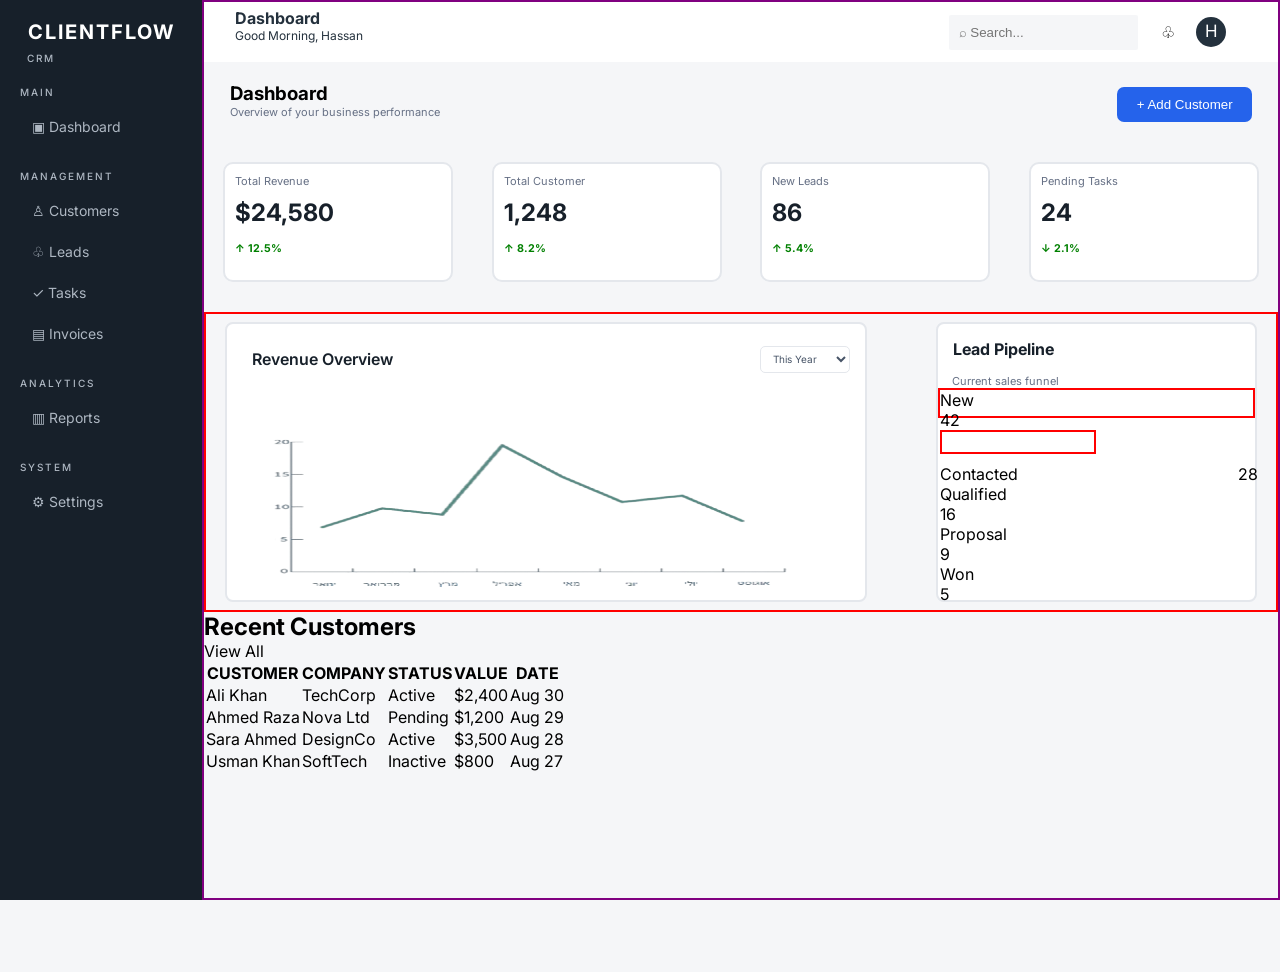
<file: index.html>
<!DOCTYPE html>
<html lang="en">

<head>
    <meta charset="UTF-8">
    <meta name="viewport" content="width=device-width, initial-scale=1.0">
    <link rel="preconnect" href="https://fonts.googleapis.com">
    <link rel="preconnect" href="https://fonts.gstatic.com" crossorigin>
    <link href="https://fonts.googleapis.com/css2?family=Inter:wght@100..900&display=swap" rel="stylesheet">
    <link rel="stylesheet" href="style.css">
    <title>Document</title>
</head>

<body>
    <!-- sidebar  -->
    <div class="container">
        <div class="sidebar">
            <div class="logo">ClientFlow</div>
            <p class="logo-icon">CRM</p>

            <div class="sidebar-items">
                <div class="menu-section">
                    <p class="menu-heading">MAIN</p>
                    <ul>
                        <li class="active">▣ Dashboard</li>
                    </ul>
                </div>

                <div class="menu-section">
                    <p class="menu-heading">MANAGEMENT</p>
                    <ul>
                        <li>♙ Customers</li>
                        <li>♧ Leads</li>
                        <li>✓ Tasks</li>
                        <li>▤ Invoices</li>
                    </ul>
                </div>


                <div class="menu-section">
                    <p class="menu-heading">ANALYTICS</p>
                    <ul>
                        <li>▥ Reports</li>
                    </ul>
                </div>

                <div class="menu-section">
                    <p class="menu-heading">SYSTEM</p>
                    <ul>
                        <li>⚙ Settings</li>
                    </ul>
                </div>

            </div>

        </div>

        <!-- dashboard  -->
        <main class="main-content">
            <div class="top-bar">
                <div class="name-section">
                    <p>Dashboard</p>
                    <p>Good Morning, Hassan</p>
                </div>
                <div class="searchbar">
                    <input id="input" type="search" placeholder="⌕ Search...">
                    <span>♧</span>
                    <p class="icon">H</p>
                </div>

            </div>
            <div class="dashboard-content">
                <div class="top-portion">
                    <div class="top-heading">
                        <h3>Dashboard</h3>
                        <p>Overview of your business performance</p>
                    </div>
                    <div class="top-btn">
                        <button>+ Add Customer</button>
                    </div>
                </div>

                <!-- cards -->
                <section class="cards">
                    <div class="card">
                        <p>Total Revenue</p>
                        <h1>$24,580</h1>
                        <h6>↑ 12.5%</h6>

                    </div>
                    <div class="card">
                        <p>Total Customer</p>
                        <h1>1,248</h1>
                        <h6>↑ 8.2%
                        </h6>
                    </div>
                    <div class="card">
                        <p>New Leads</p>
                        <h1>86</h1>
                        <h6>↑ 5.4%
                        </h6>
                    </div>
                    <div class="card-1">
                        <p>Pending Tasks</p>
                        <h1>24</h1>
                        <h6>↓ 2.1%
                        </h6>
                    </div>
                </section>

                <div class="graph-section">
                    <div class="graph">
                        <div class="graph-header">
                            <p>Revenue Overview</p>
                            <select class="year">
                                <option>This Year</option>
                                <option>This Week</option>
                                <option>This Month</option>
                                <option>Last Year</option>
                            </select>
                        </div>
                        <div class="image">
                            <img src="Image/Line_graph-removebg-preview.png" alt="">

                        </div>
                    </div>
                    <div class="leads">
                        <div class="lead-header">
                            <h4>Lead Pipeline</h4>
                            <p>Current sales funnel</p>
                        </div>

                        <div class="lead-line">
                            <div class="line-1">
                                <div class="lead-item">
                                    <div class="text-1">
                                        <p>New</p>
                                        <p>42</p>
                                    </div>

                                    <div class="line-box">

                                    </div>
                                </div>

                                <div class="lead-item">
                                    <div class="text">
                                        <p>Contacted</p>
                                        <p>28</p>
                                    </div>
                                    <div class="progress">
                                        <div class="progress-fill"></div>
                                    </div>

                                </div>

                                <div class="lead-item">
                                    <div class="text-2">
                                        <p>Qualified</p>
                                        <p>16</p>
                                    </div>
                                    <div class="progress-1">
                                        <div class="progress-fill-1"></div>
                                    </div>

                                </div>

                                <div class="lead-item">
                                    <div class="text-3">
                                        <p>Proposal</p>
                                        <p>9</p>
                                    </div>
                                    <div class="progress-3">
                                        <div class="progress-fill-3"></div>
                                    </div>

                                </div>


                                <div class="lead-item">
                                    <div class="text-4">
                                        <p>Won</p>
                                        <p>5</p>
                                    </div>
                                    <div class="progress-4">
                                        <div class="progress-fill-4"></div>
                                    </div>

                                </div>





                            </div>
                        </div>

                    </div>
                </div>

                <!-- Customers-box  -->
                <section class="recent-customer">
                    <div class="recent-header">
                        <h2>Recent Customers</h2>
                        <p>View All</p>
                    </div>

                    <div class="horizontal-line"></div>

                    <div class="recent-body">
                        <div class="body-header">
                            <table>
                                <thead>
                                    <tr>
                                        <th>CUSTOMER</th>
                                        <th>COMPANY</th>
                                        <th>STATUS</th>
                                        <th>VALUE</th>
                                        <th>DATE</th>
                                    </tr>
                                </thead>

                                <tbody>
                                    <tr>
                                        <td>Ali Khan</td>
                                        <td>TechCorp</td>
                                        <td><span class="status-active">Active</span></td>
                                        <td>$2,400</td>
                                        <td>Aug 30</td>
                                    </tr>

                                    <tr>
                                        <td>Ahmed Raza</td>
                                        <td>Nova Ltd</td>
                                        <td><span class="status-pending">Pending</span></td>
                                        <td>$1,200</td>
                                        <td>Aug 29</td>
                                    </tr>


                                    <tr>
                                        <td>Sara Ahmed</td>
                                        <td>DesignCo</td>
                                        <td><span class="status-active">Active</span></td>
                                        <td>$3,500</td>
                                        <td>Aug 28</td>
                                    </tr>


                                    <tr>
                                        <td>Usman Khan</td>
                                        <td>SoftTech</td>
                                        <td><span class="status-inactive">Inactive</span></td>
                                        <td>$800</td>
                                        <td>Aug 27</td>
                                    </tr>
                                </tbody>


                            </table>
                        </div>
                </section>


            </div>
        </main>
    </div>

</body>

</html>
</file>
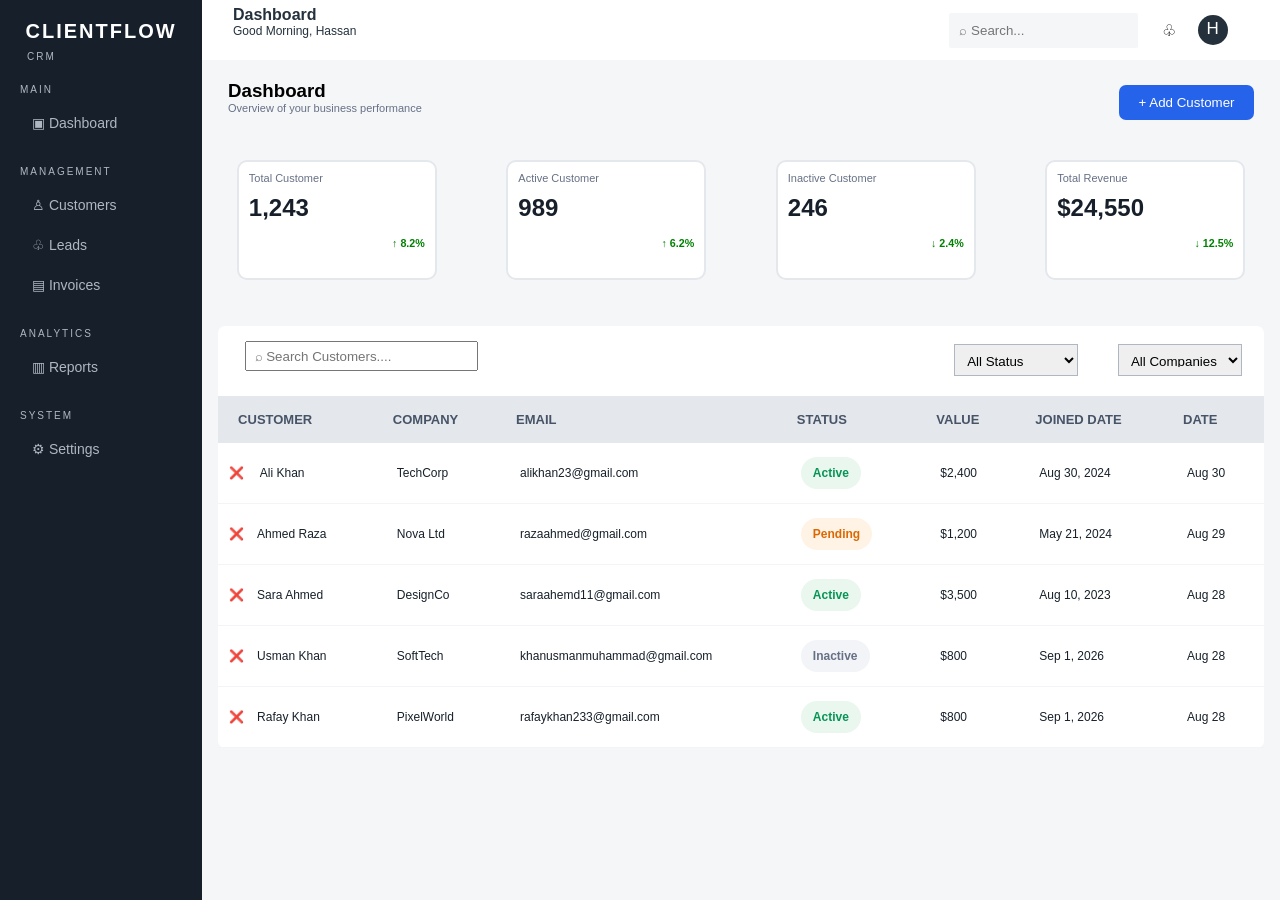
<file: Customer Page comp/index.html>
<!DOCTYPE html>
<html lang="en">

<head>
    <meta charset="UTF-8">
    <meta name="viewport" content="width=device-width, initial-scale=1.0">
    <link rel="stylesheet" href="style.css">
    <title>Customer</title>
</head>

<body>
    <div class="container">
        <div class="sidebar">
            <div class="logo">ClientFlow</div>
            <p class="logo-icon">CRM</p>

            <div class="sidebar-items">
                <div class="menu-section">
                    <p class="menu-heading">MAIN</p>
                    <ul>
                        <li class="active"><a href="../Dashboard Page/index.html"></a>▣ Dashboard</li>
                    </ul>
                </div>

                <div class="menu-section">
                    <p class="menu-heading">MANAGEMENT</p>
                    <ul>
                        <li><a href="../Customer Page/index.html"></a>♙ Customers</li>
                        <li><a href="../Leads Page/index.html"></a>♧ Leads</li>

                        <li><a href="../Invoice Page/index.html"></a>▤ Invoices</li>
                    </ul>
                </div>


                <div class="menu-section">
                    <p class="menu-heading">ANALYTICS</p>
                    <ul>
                        <li><a href="../Report Page/index.html"></a>▥ Reports</li>
                    </ul>
                </div>
                <div class="menu-section">
                    <p class="menu-heading">SYSTEM</p>
                    <ul>
                        <li>⚙ Settings</li>
                    </ul>
                </div>

            </div>

        </div>


        <div class="main-content">
            <div class="top-bar">
                <div class="name-section">
                    <p>Dashboard</p>
                    <p>Good Morning, Hassan</p>
                </div>
                <div class="searchbar">
                    <input id="input" type="search" placeholder="⌕ Search...">
                    <span>♧</span>
                    <p class="icon">H</p>
                </div>

            </div>
            <div class="dashboard-content">
                <div class="top-portion">
                    <div class="top-heading">
                        <h3>Dashboard</h3>
                        <p>Overview of your business performance</p>
                    </div>
                    <div class="top-btn">
                        <button>+ Add Customer</button>
                    </div>
                </div>



                <!-- cards -->
                <section class="cards">
                    <div class="card">
                        <p>Total Customer</p>
                        <h1>1,243</h1>
                        <h6>↑ 8.2%
                        </h6>

                    </div>
                    <div class="card">
                        <p>Active Customer</p>
                        <h1>989</h1>
                        <h6>↑ 6.2%
                        </h6>
                    </div>
                    <div class="card">
                        <p>Inactive Customer</p>
                        <h1>246</h1>
                        <h6>↓ 2.4%
                        </h6>
                    </div>
                    <div class="card-1">
                        <p>Total Revenue</p>
                        <h1>$24,550</h1>
                        <h6>↓ 12.5%
                        </h6>
                    </div>
                </section>

                <div class="form-Popup">
                    <div class="form-div">

                        <form>
                            <label for="customer-name">Name</label>
                            <input type="text" id="customer-name" placeholder="Enter customer name">

                            <label for="customer-company">Company</label>
                            <input type="text" id="customer-company" placeholder="Enter company name">

                            <label for="customer-email">Email</label>
                            <input type="email" id="customer-email" placeholder="Enter email">

                            <label for="customer-status">Status</label>
                            <input type="text" id="customer-status" placeholder="Enter customer status">

                            <label for="customer-value">Value</label>
                            <input type="text" id="customer-value" placeholder="Enter customer value">

                            <label for="customer-joined">Joined Date</label>
                            <input type="text" id="customer-joined" placeholder="Enter customer joined date">

                            <label for="customer-date">Date</label>
                            <input type="text" id="customer-date" placeholder="Enter customer current date">

                            <div class="form-buttons">
                                <button type="button" id="add-customer">Add Customer</button>
                                <button type="button" id="close-customer">Close</button>
                            </div>
                        </form>


                    </div>
                </div>



                <div class="customer-data">
                    <section class="recent-customer">
                        <div class="recent-header">
                            <input class="input-recent" type="search" placeholder="  ⌕ Search Customers....">

                            <div class="option">
                                <select name="" id="status-option">
                                <option value="All">All Status</option>
                                <option value="Active">Active</option>
                                <option value="Inactive">Inactive</option>
                                <option value="Pending">Pending</option>
                            </select>


                            <select name="" id="company-option">
                                <option value="All">All Companies</option>
                                <option value="TechCorp">TechCorp</option>
                                <option value="Nova Ltd">Nova Ltd</option>
                                <option value="DesignCo">DesignCo</option>
                                <option value="SoftTech">SoftTech</option>
                                <option value="PixelWorld">PixelWorld</option>
                            </select>
                            </div>


                        </div>


                        <div class="recent-body">
                            <div class="body-header">
                                <table>
                                    <thead>
                                        <tr>
                                            <th>CUSTOMER</th>
                                            <th>COMPANY</th>
                                            <th>EMAIL</th>
                                            <th>STATUS</th>
                                            <th>VALUE</th>
                                            <th>JOINED DATE</th>
                                            <th>DATE</th>
                                        </tr>
                                    </thead>

                                    <tbody>
                                        <tr>
                                            <td><span class="cross">❌</span> Ali Khan</td>
                                            <td>TechCorp</td>
                                            <td>alikhan23@gmail.com</td>
                                            <td><span class="status-active">Active</span></td>
                                            <td>$2,400</td>
                                            <td>Aug 30, 2024</td>
                                            <td>Aug 30</td>
                                        </tr>

                                        <tr>
                                            <td><span class="cross">❌</span>Ahmed Raza</td>
                                            <td>Nova Ltd</td>
                                            <td>razaahmed@gmail.com</td>
                                            <td><span class="status-pending">Pending</span></td>
                                            <td>$1,200</td>
                                            <td>May 21, 2024</td>
                                            <td>Aug 29</td>
                                        </tr>


                                        <tr>
                                            <td><span class="cross">❌</span>Sara Ahmed</td>
                                            <td>DesignCo</td>
                                            <td>saraahemd11@gmail.com</td>
                                            <td><span class="status-active">Active</span></td>
                                            <td>$3,500</td>
                                            <td>Aug 10, 2023</td>
                                            <td>Aug 28</td>
                                        </tr>


                                        <tr>
                                            <td><span class="cross">❌</span>Usman Khan</td>
                                            <td>SoftTech</td>
                                            <td>khanusmanmuhammad@gmail.com</td>
                                            <td><span class="status-inactive">Inactive</span></td>
                                            <td>$800</td>
                                            <td>Sep 1, 2026</td>
                                            <td>Aug 28</td>
                                        </tr>


                                        <tr>
                                            <td><span class="cross">❌</span>Rafay Khan</td>
                                            <td>PixelWorld</td>
                                            <td>rafaykhan233@gmail.com</td>
                                            <td><span class="status-active">Active</span></td>
                                            <td>$800</td>
                                            <td>Sep 1, 2026</td>
                                            <td>Aug 28</td>
                                        </tr>
                                    </tbody>


                                </table>

                            </div>
                    </section>
                </div>
            </div>




        </div>
    </div>
    <script src="script.js"></script>

</body>

</html>
</file>
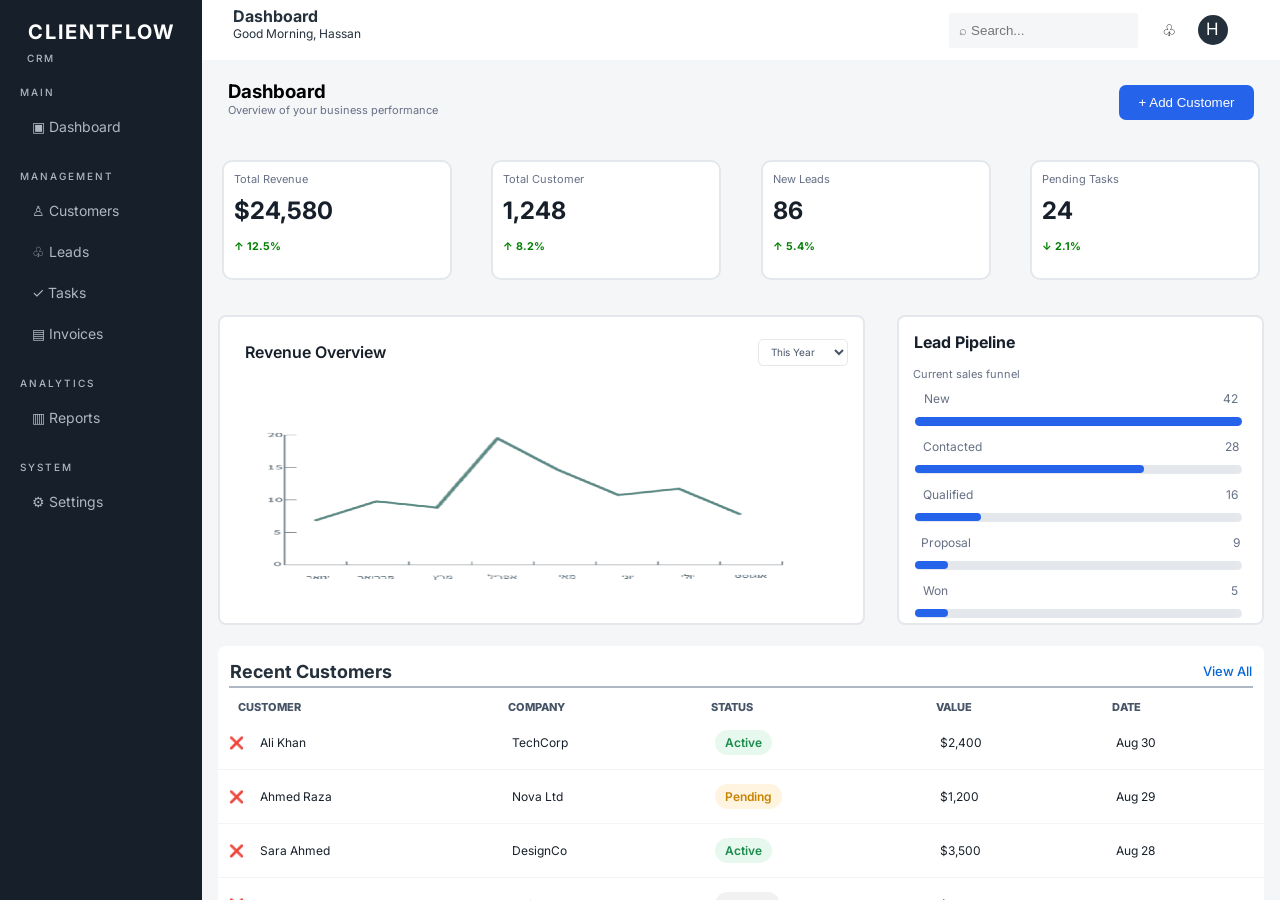
<file: Dashboard Page comp/index.html>
<!DOCTYPE html>
<html lang="en">

<head>
    <meta charset="UTF-8">
    <meta name="viewport" content="width=device-width, initial-scale=1.0">
    <link rel="preconnect" href="https://fonts.googleapis.com">
    <link rel="preconnect" href="https://fonts.gstatic.com" crossorigin>
    <link href="https://fonts.googleapis.com/css2?family=Inter:wght@100..900&display=swap" rel="stylesheet">
    <link rel="stylesheet" href="style.css">
    <title>Document</title>
</head>

<body>
    <!-- sidebar  -->
    <div class="container">
        <div class="sidebar">
            <div class="logo">ClientFlow</div>
            <p class="logo-icon">CRM</p>

            <div class="sidebar-items">
                <div class="menu-section">
                    <p class="menu-heading">MAIN</p>
                    <ul>
                        <li class="active">▣ Dashboard</li>
                    </ul>
                </div>

                <div class="menu-section">
                    <p class="menu-heading">MANAGEMENT</p>
                    <ul>
                        <li>♙ Customers</li>
                        <li>♧ Leads</li>
                        <li>✓ Tasks</li>
                        <li>▤ Invoices</li>
                    </ul>
                </div>


                <div class="menu-section">
                    <p class="menu-heading">ANALYTICS</p>
                    <ul>
                        <li>▥ Reports</li>
                    </ul>
                </div>

                <div class="menu-section">
                    <p class="menu-heading">SYSTEM</p>
                    <ul>
                        <li>⚙ Settings</li>
                    </ul>
                </div>

            </div>

        </div>

        <!-- dashboard  -->
        <main class="main-content">
            <div class="top-bar">
                <div class="name-section">
                    <p>Dashboard</p>
                    <p>Good Morning, Hassan</p>
                </div>
                <div class="searchbar">
                    <input id="input" type="search" placeholder="⌕ Search...">
                    <span>♧</span>
                    <p class="icon">H</p>
                </div>

            </div>
            <div class="dashboard-content">
                <div class="top-portion">
                    <div class="top-heading">
                        <h3>Dashboard</h3>
                        <p>Overview of your business performance</p>
                    </div>
                    <div class="top-btn">
                        <button>+ Add Customer</button>
                    </div>
                </div>

                <!-- cards -->
                <section class="cards">
                    <div class="card">
                        <p>Total Revenue</p>
                        <h1>$24,580</h1>
                        <h6>↑ 12.5%</h6>

                    </div>
                    <div class="card">
                        <p>Total Customer</p>
                        <h1>1,248</h1>
                        <h6>↑ 8.2%
                        </h6>
                    </div>
                    <div class="card">
                        <p>New Leads</p>
                        <h1>86</h1>
                        <h6>↑ 5.4%
                        </h6>
                    </div>
                    <div class="card-1">
                        <p>Pending Tasks</p>
                        <h1>24</h1>
                        <h6>↓ 2.1%
                        </h6>
                    </div>
                </section>

                <div class="form-Popup">
                    <div class="form-div">

                        <form>
                            <label for="customer-name">Name</label>
                            <input type="text" id="customer-name" placeholder="Enter customer name">

                            <label for="customer-company">Company</label>
                            <input type="text" id="customer-company" placeholder="Enter company name">


                            <label for="customer-status">Status</label>
                            <input type="text" id="customer-status" placeholder="Enter customer status">

                            <label for="customer-value">Value</label>
                            <input type="text" id="customer-value" placeholder="Enter customer value">

                            <label for="customer-date">Date</label>
                            <input type="text" id="customer-date" placeholder="Enter customer current date">

                            <div class="form-buttons">
                                <button type="button" id="add-customer">Add Customer</button>
                                <button type="button" id="close-customer">Close</button>
                            </div>
                        </form>


                    </div>
                </div>


                <div class="graph-section">
                    <div class="graph">
                        <div class="graph-header">
                            <p>Revenue Overview</p>
                            <select class="year">
                                <option>This Year</option>
                                <option>This Week</option>
                                <option>This Month</option>
                                <option>Last Year</option>
                            </select>
                        </div>
                        <div class="image">
                            <img src="../Image/Line_graph-removebg-preview.png" id="graph-image" alt="">

                        </div>
                    </div>
                    <div class="leads">
                        <div class="lead-header">
                            <h4>Lead Pipeline</h4>
                            <p>Current sales funnel</p>
                        </div>

                        <div class="lead-line">
                            <div class="line-1">
                                <div class="lead-item">
                                    <div class="text-1">
                                        <p>New</p>
                                        <p>42</p>
                                    </div>

                                    <div class="line-box">

                                    </div>
                                </div>

                                <div class="lead-item">
                                    <div class="text">
                                        <p>Contacted</p>
                                        <p>28</p>
                                    </div>
                                    <div class="progress">
                                        <div class="progress-fill"></div>
                                    </div>

                                </div>

                                <div class="lead-item">
                                    <div class="text-2">
                                        <p>Qualified</p>
                                        <p>16</p>
                                    </div>
                                    <div class="progress-1">
                                        <div class="progress-fill-1"></div>
                                    </div>

                                </div>

                                <div class="lead-item">
                                    <div class="text-3">
                                        <p>Proposal</p>
                                        <p>9</p>
                                    </div>
                                    <div class="progress-3">
                                        <div class="progress-fill-3"></div>
                                    </div>

                                </div>


                                <div class="lead-item">
                                    <div class="text-4">
                                        <p>Won</p>
                                        <p>5</p>
                                    </div>
                                    <div class="progress-4">
                                        <div class="progress-fill-4"></div>
                                    </div>

                                </div>





                            </div>
                        </div>

                    </div>
                </div>

                <section class="recent-customer">
                    <div class="recent-header">
                        <h2>Recent Customers</h2>
                        <p class="viewall">View All</p>
                    </div>

                    <div class="horizontal-line"></div>

                    <div class="recent-body">
                        <div class="body-header">
                            <table>
                                <thead>
                                    <tr>
                                        <th>CUSTOMER</th>
                                        <th>COMPANY</th>
                                        <th>STATUS</th>
                                        <th>VALUE</th>
                                        <th>DATE</th>
                                    </tr>
                                </thead>

                                <tbody>
                                    <tr>
                                        <td><span class="cross">❌</span> Ali Khan</td>
                                        <td>TechCorp</td>
                                        <td><span class="status-active">Active</span></td>
                                        <td>$2,400</td>
                                        <td>Aug 30</td>
                                    </tr>

                                    <tr>
                                        <td><span class="cross">❌</span> Ahmed Raza</td>
                                        <td>Nova Ltd</td>
                                        <td><span class="status-pending">Pending</span></td>
                                        <td>$1,200</td>
                                        <td>Aug 29</td>
                                    </tr>


                                    <tr>
                                        <td><span class="cross">❌</span> Sara Ahmed</td>
                                        <td>DesignCo</td>
                                        <td><span class="status-active">Active</span></td>
                                        <td>$3,500</td>
                                        <td>Aug 28</td>
                                    </tr>


                                    <tr>
                                        <td><span class="cross">❌</span> Usman Khan</td>
                                        <td>SoftTech</td>
                                        <td><span class="status-inactive">Inactive</span></td>
                                        <td>$800</td>
                                        <td>Aug 27</td>
                                    </tr>
                                </tbody>


                            </table>
                        </div>
                </section>



                <div class="all-customer-popup">

                    <div class="all-customer-box">

                        <div class="all-customer-header">
                            <div>
                                <h2>All Customers</h2>
                                <p>Manage all your customers</p>
                            </div>

                            <button class="close-all-customer">✕</button>
                        </div>

                        <div class="all-customer-line"></div>

                        <div class="all-customer-table">

                            <table>

                                <thead>
                                    <tr>
                                        <th>CUSTOMER</th>
                                        <th>COMPANY</th>
                                        <th>STATUS</th>
                                        <th>VALUE</th>
                                        <th>DATE</th>
                                    </tr>
                                </thead>

                                <tbody>

                                    <tr>
                                        <td>Ali Khan</td>
                                        <td>TechCorp</td>
                                        <td><span class="status-active">Active</span></td>
                                        <td>$2,400</td>
                                        <td>Aug 30</td>
                                    </tr>

                                    <tr>
                                        <td>Ahmed Raza</td>
                                        <td>Nova Ltd</td>
                                        <td><span class="status-pending">Pending</span></td>
                                        <td>$1,200</td>
                                        <td>Aug 29</td>
                                    </tr>

                                    <tr>
                                        <td>Sara Ahmed</td>
                                        <td>DesignCo</td>
                                        <td><span class="status-active">Active</span></td>
                                        <td>$3,500</td>
                                        <td>Aug 28</td>
                                    </tr>

                                    <tr>
                                        <td>Usman Khan</td>
                                        <td>SoftTech</td>
                                        <td><span class="status-inactive">Inactive</span></td>
                                        <td>$800</td>
                                        <td>Aug 28</td>
                                    </tr>

                                </tbody>

                            </table>

                        </div>

                    </div>

                </div>

            </div>
        </main>
    </div>

</body>
<script src="script.js"></script>

</html>
</file>
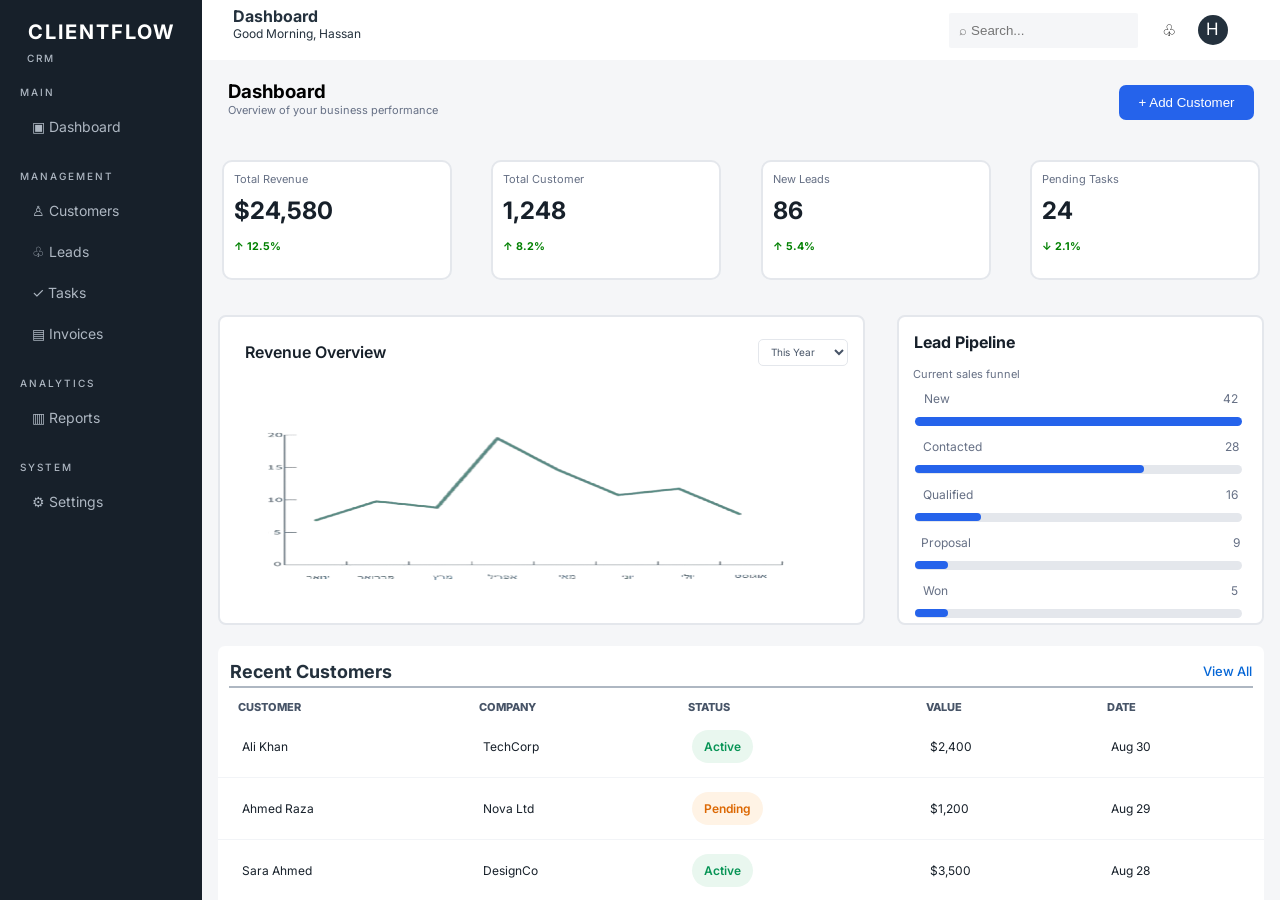
<file: Dashboard Page/index.html>
<!DOCTYPE html>
<html lang="en">

<head>
    <meta charset="UTF-8">
    <meta name="viewport" content="width=device-width, initial-scale=1.0">
    <link rel="preconnect" href="https://fonts.googleapis.com">
    <link rel="preconnect" href="https://fonts.gstatic.com" crossorigin>
    <link href="https://fonts.googleapis.com/css2?family=Inter:wght@100..900&display=swap" rel="stylesheet">
    <link rel="stylesheet" href="style.css">
    <title>Document</title>
</head>

<body>
    <!-- sidebar  -->
    <div class="container">
        <div class="sidebar">
            <div class="logo">ClientFlow</div>
            <p class="logo-icon">CRM</p>

            <div class="sidebar-items">
                <div class="menu-section">
                    <p class="menu-heading">MAIN</p>
                    <ul>
                        <li class="active">▣ Dashboard</li>
                    </ul>
                </div>

                <div class="menu-section">
                    <p class="menu-heading">MANAGEMENT</p>
                    <ul>
                        <li>♙ Customers</li>
                        <li>♧ Leads</li>
                        <li>✓ Tasks</li>
                        <li>▤ Invoices</li>
                    </ul>
                </div>


                <div class="menu-section">
                    <p class="menu-heading">ANALYTICS</p>
                    <ul>
                        <li>▥ Reports</li>
                    </ul>
                </div>

                <div class="menu-section">
                    <p class="menu-heading">SYSTEM</p>
                    <ul>
                        <li>⚙ Settings</li>
                    </ul>
                </div>

            </div>

        </div>

        <!-- dashboard  -->
        <main class="main-content">
            <div class="top-bar">
                <div class="name-section">
                    <p>Dashboard</p>
                    <p>Good Morning, Hassan</p>
                </div>
                <div class="searchbar">
                    <input id="input" type="search" placeholder="⌕ Search...">
                    <span>♧</span>
                    <p class="icon">H</p>
                </div>

            </div>
            <div class="dashboard-content">
                <div class="top-portion">
                    <div class="top-heading">
                        <h3>Dashboard</h3>
                        <p>Overview of your business performance</p>
                    </div>
                    <div class="top-btn">
                        <button>+ Add Customer</button>
                    </div>
                </div>

                <!-- cards -->
                <section class="cards">
                    <div class="card">
                        <p>Total Revenue</p>
                        <h1>$24,580</h1>
                        <h6>↑ 12.5%</h6>

                    </div>
                    <div class="card">
                        <p>Total Customer</p>
                        <h1>1,248</h1>
                        <h6>↑ 8.2%
                        </h6>
                    </div>
                    <div class="card">
                        <p>New Leads</p>
                        <h1>86</h1>
                        <h6>↑ 5.4%
                        </h6>
                    </div>
                    <div class="card-1">
                        <p>Pending Tasks</p>
                        <h1>24</h1>
                        <h6>↓ 2.1%
                        </h6>
                    </div>
                </section>

                     <div class="form-Popup">
                    <div class="form-div">

                        <form>
                            <label for="customer-name">Name</label>
                            <input type="text" id="customer-name" placeholder="Enter customer name">

                            <label for="customer-company">Company</label>
                            <input type="text" id="customer-company" placeholder="Enter company name">


                            <label for="customer-status">Status</label>
                            <input type="text" id="customer-status" placeholder="Enter customer status">

                            <label for="customer-value">Value</label>
                            <input type="text" id="customer-value" placeholder="Enter customer value">

                            <label for="customer-date">Date</label>
                            <input type="text" id="customer-date" placeholder="Enter customer current date">

                            <div class="form-buttons">
                                <button type="button" id="add-customer">Add Customer</button>
                                <button type="button" id="close-customer">Close</button>
                            </div>
                        </form>


                    </div>
                </div>


                <div class="graph-section">
                    <div class="graph">
                        <div class="graph-header">
                            <p>Revenue Overview</p>
                            <select class="year">
                                <option>This Year</option>
                                <option>This Week</option>
                                <option>This Month</option>
                                <option>Last Year</option>
                            </select>
                        </div>
                        <div class="image">
                            <img src="../Image/Line_graph-removebg-preview.png" id="graph-image" alt="">

                        </div>
                    </div>
                    <div class="leads">
                        <div class="lead-header">
                            <h4>Lead Pipeline</h4>
                            <p>Current sales funnel</p>
                        </div>

                        <div class="lead-line">
                            <div class="line-1">
                                <div class="lead-item">
                                    <div class="text-1">
                                        <p>New</p>
                                        <p>42</p>
                                    </div>

                                    <div class="line-box">

                                    </div>
                                </div>

                                <div class="lead-item">
                                    <div class="text">
                                        <p>Contacted</p>
                                        <p>28</p>
                                    </div>
                                    <div class="progress">
                                        <div class="progress-fill"></div>
                                    </div>

                                </div>

                                <div class="lead-item">
                                    <div class="text-2">
                                        <p>Qualified</p>
                                        <p>16</p>
                                    </div>
                                    <div class="progress-1">
                                        <div class="progress-fill-1"></div>
                                    </div>

                                </div>

                                <div class="lead-item">
                                    <div class="text-3">
                                        <p>Proposal</p>
                                        <p>9</p>
                                    </div>
                                    <div class="progress-3">
                                        <div class="progress-fill-3"></div>
                                    </div>

                                </div>


                                <div class="lead-item">
                                    <div class="text-4">
                                        <p>Won</p>
                                        <p>5</p>
                                    </div>
                                    <div class="progress-4">
                                        <div class="progress-fill-4"></div>
                                    </div>

                                </div>





                            </div>
                        </div>

                    </div>
                </div>

                <!-- Customers-box  -->
                <section class="recent-customer">
                    <div class="recent-header">
                        <h2>Recent Customers</h2>
                        <p>View All</p>
                    </div>

                    <div class="horizontal-line"></div>

                    <div class="recent-body">
                        <div class="body-header">
                            <table>
                                <thead>
                                    <tr>
                                        <th>CUSTOMER</th>
                                        <th>COMPANY</th>
                                        <th>STATUS</th>
                                        <th>VALUE</th>
                                        <th>DATE</th>
                                    </tr>
                                </thead>

                                <tbody>
                                    <tr>
                                        <td>Ali Khan</td>
                                        <td>TechCorp</td>
                                        <td><span class="status-active">Active</span></td>
                                        <td>$2,400</td>
                                        <td>Aug 30</td>
                                    </tr>

                                    <tr>
                                        <td>Ahmed Raza</td>
                                        <td>Nova Ltd</td>
                                        <td><span class="status-pending">Pending</span></td>
                                        <td>$1,200</td>
                                        <td>Aug 29</td>
                                    </tr>


                                    <tr>
                                        <td>Sara Ahmed</td>
                                        <td>DesignCo</td>
                                        <td><span class="status-active">Active</span></td>
                                        <td>$3,500</td>
                                        <td>Aug 28</td>
                                    </tr>


                                    <tr>
                                        <td>Usman Khan</td>
                                        <td>SoftTech</td>
                                        <td><span class="status-inactive">Inactive</span></td>
                                        <td>$800</td>
                                        <td>Aug 27</td>
                                    </tr>
                                </tbody>


                            </table>
                        </div>
                </section>


            </div>
        </main>
    </div>

</body>
<script src="script.js"></script>
</html>
</file>
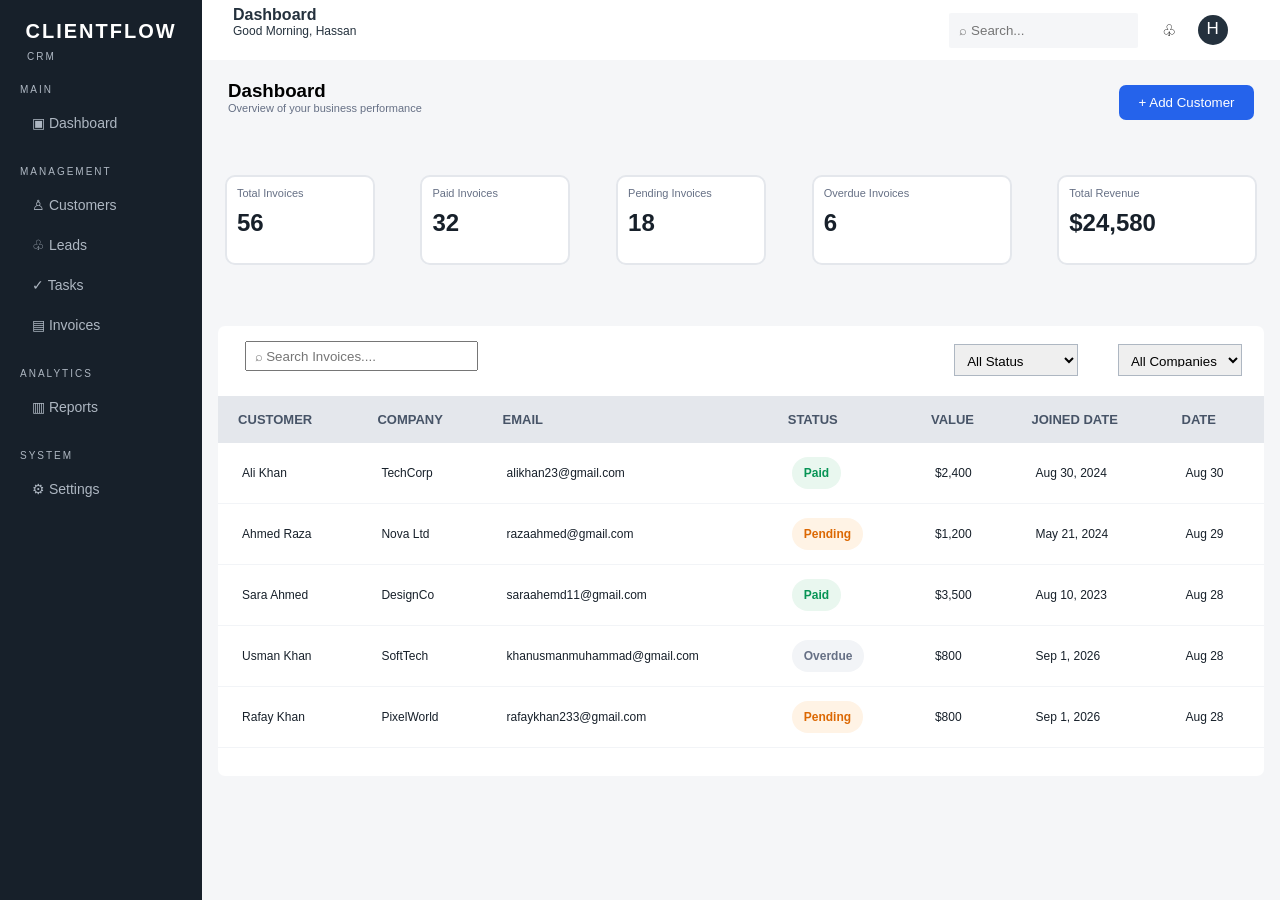
<file: Invoice Page comp/index.html>
<!DOCTYPE html>
<html lang="en">

<head>
    <meta charset="UTF-8">
    <meta name="viewport" content="width=device-width, initial-scale=1.0">
    <link rel="stylesheet" href="style.css">
    <title>Invoices</title>
</head>

<body>
    <div class="container">
        <div class="sidebar">
            <div class="logo">ClientFlow</div>
            <p class="logo-icon">CRM</p>

            <div class="sidebar-items">
                <div class="menu-section">
                    <p class="menu-heading">MAIN</p>
                    <ul>
                        <li class="active">▣ Dashboard</li>
                    </ul>
                </div>

                <div class="menu-section">
                    <p class="menu-heading">MANAGEMENT</p>
                    <ul>
                        <li>♙ Customers</li>
                        <li>♧ Leads</li>
                        <li>✓ Tasks</li>
                        <li>▤ Invoices</li>
                    </ul>
                </div>


                <div class="menu-section">
                    <p class="menu-heading">ANALYTICS</p>
                    <ul>
                        <li>▥ Reports</li>
                    </ul>
                </div>

                <div class="menu-section">
                    <p class="menu-heading">SYSTEM</p>
                    <ul>
                        <li>⚙ Settings</li>
                    </ul>
                </div>

            </div>

        </div>


        <div class="main-content">
            <div class="top-bar">
                <div class="name-section">
                    <p>Dashboard</p>
                    <p>Good Morning, Hassan</p>
                </div>
                <div class="searchbar">
                    <input id="input" type="search" placeholder="⌕ Search...">
                    <span>♧</span>
                    <p class="icon">H</p>
                </div>

            </div>
            <div class="dashboard-content">
                <div class="top-portion">
                    <div class="top-heading">
                        <h3>Dashboard</h3>
                        <p>Overview of your business performance</p>
                    </div>
                    <div class="top-btn">
                        <button>+ Add Customer</button>
                    </div>
                </div>

                <!-- cards -->
                <section class="cards">
                    <div class="card">
                        <p>Total Invoices</p>
                        <h1>56</h1>


                    </div>
                    <div class="card">
                        <p>Paid Invoices</p>
                        <h1>32</h1>
                    </div>
                    <div class="card">
                        <p>Pending Invoices</p>
                        <h1>18</h1>
                      
                    </div>
                    <div class="card-1">
                        <p> Overdue Invoices</p>
                        <h1>6</h1>
                    </div>
                      <div class="card-1">
                        <p> Total Revenue</p>
                        <h1>$24,580</h1>
                    </div>
                </section>


                       <div class="form-Popup">
                    <div class="form-div">

                        <form>
                            <label for="customer-name">Name</label>
                            <input type="text" id="customer-name" placeholder="Enter customer name">

                            <label for="customer-company">Company</label>
                            <input type="text" id="customer-company" placeholder="Enter company name">


                            <label for="customer-status">Status</label>
                            <input type="text" id="customer-status" placeholder="Enter customer status">

                            <label for="customer-value">Value</label>
                            <input type="text" id="customer-value" placeholder="Enter customer value">

                            <label for="customer-date">Date</label>
                            <input type="text" id="customer-date" placeholder="Enter customer current date">

                            <div class="form-buttons">
                                <button type="button" id="add-customer">Add Customer</button>
                                <button type="button" id="close-customer">Close</button>
                            </div>
                        </form>


                    </div>
                </div>



                <div class="customer-data">
                    <section class="recent-customer">
                        <div class="recent-header">
                            <input class="input-recent" type="search" placeholder="  ⌕ Search Invoices....">
                             <div class="option">
                                <select name="" id="status-option">
                                <option value="All">All Status</option>
                                <option value="Paid">Paid</option>
                                <option value="Pending">Pending</option>
                                <option value="Overdue">Overdue</option>
                            </select>


                            <select name="" id="company-option">
                                <option value="All">All Companies</option>
                                <option value="TechCorp">TechCorp</option>
                                <option value="NovaLtd">NovaLtd</option>
                                <option value="DesignCo">DesignCo</option>
                                <option value="SoftTech">SoftTech</option>
                                <option value="PixelWorld">PixelWorld</option>
                            </select>
                            </div>
                        </div>


                        <div class="recent-body">
                            <div class="body-header">
                                <table>
                                    <thead>
                                        <tr>
                                            <th>CUSTOMER</th>
                                            <th>COMPANY</th>
                                            <th>EMAIL</th>
                                            <th>STATUS</th>
                                            <th>VALUE</th>
                                            <th>JOINED DATE</th>
                                            <th>DATE</th>
                                        </tr>
                                    </thead>

                                    <tbody>
                                        <tr>
                                            <td>Ali Khan</td>
                                            <td>TechCorp</td>
                                            <td>alikhan23@gmail.com</td>
                                            <td><span class="status-active">Paid</span></td>
                                            <td>$2,400</td>
                                            <td>Aug 30, 2024</td>
                                            <td>Aug 30</td>
                                        </tr>

                                        <tr>
                                            <td>Ahmed Raza</td>
                                            <td>Nova Ltd</td>
                                            <td>razaahmed@gmail.com</td>
                                            <td><span class="status-pending">Pending</span></td>
                                            <td>$1,200</td>
                                            <td>May 21, 2024</td>
                                            <td>Aug 29</td>
                                        </tr>


                                        <tr>
                                            <td>Sara Ahmed</td>
                                            <td>DesignCo</td>
                                            <td>saraahemd11@gmail.com</td>
                                            <td><span class="status-active">Paid</span></td>
                                            <td>$3,500</td>
                                            <td>Aug 10, 2023</td>
                                            <td>Aug 28</td>
                                        </tr>


                                        <tr>
                                            <td>Usman Khan</td>
                                            <td>SoftTech</td>
                                            <td>khanusmanmuhammad@gmail.com</td>
                                            <td><span class="status-inactive">Overdue</span></td>
                                            <td>$800</td>
                                            <td>Sep 1, 2026</td>
                                            <td>Aug 28</td>
                                        </tr>


                                           <tr>
                                            <td>Rafay Khan</td>
                                            <td>PixelWorld</td>
                                            <td>rafaykhan233@gmail.com</td>
                                            <td><span class="status-pending">Pending</span></td>
                                            <td>$800</td>
                                            <td>Sep 1, 2026</td>
                                            <td>Aug 28</td>
                                        </tr>
                                    </tbody>


                                </table>
                            </div>
                    </section>
                </div>
            </div>




        </div>
    </div>
</body>
<script src="script.js"></script>
</html>
</file>
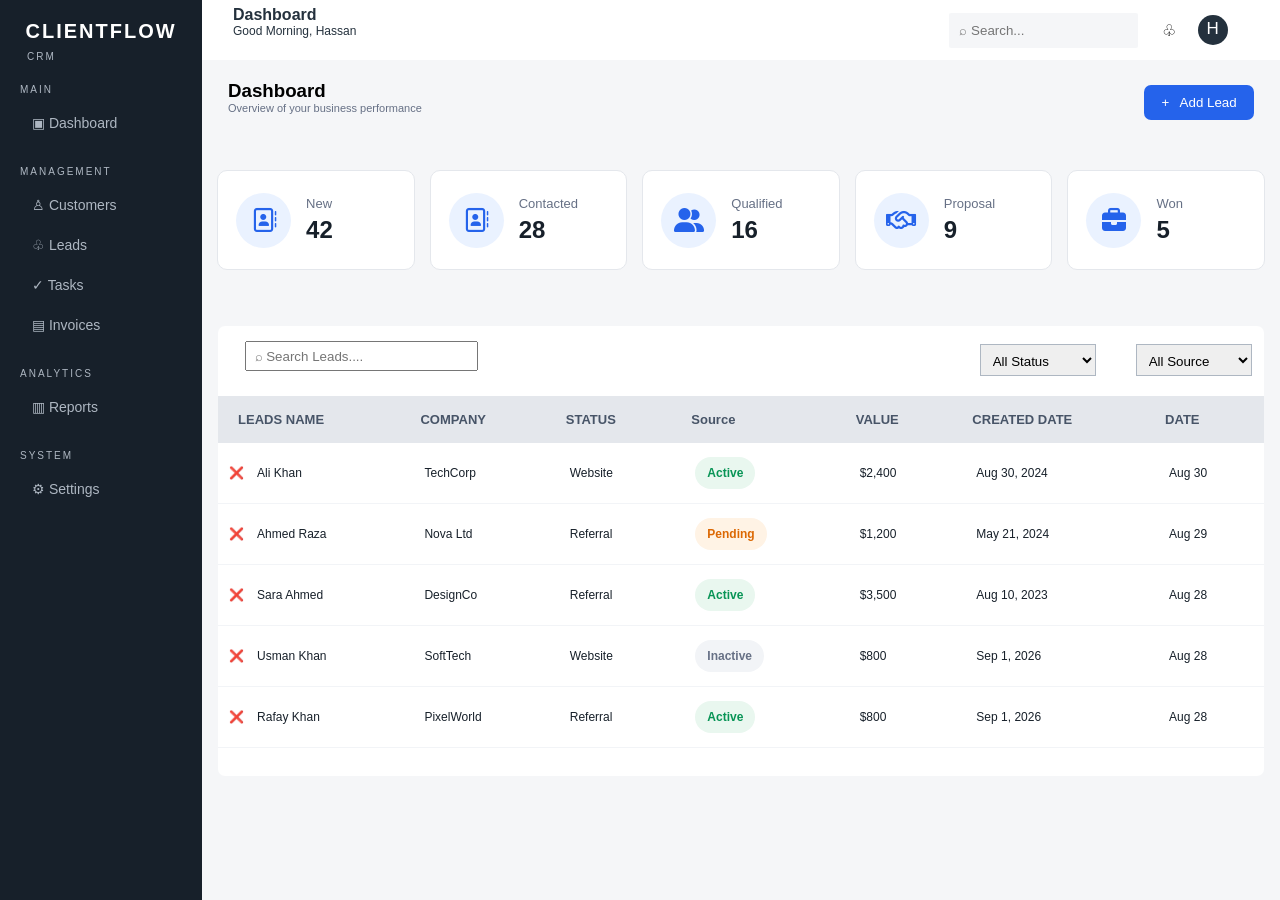
<file: Leads Page comp/index.html>
<!DOCTYPE html>
<html lang="en">

<head>
    <meta charset="UTF-8">
    <meta name="viewport" content="width=device-width, initial-scale=1.0">
    <link rel="stylesheet" href="style.css">
    <link rel="stylesheet" href="https://cdnjs.cloudflare.com/ajax/libs/font-awesome/6.7.2/css/all.min.css">
    <title>Leads</title>
</head>

<body>
    <div class="container">
        <div class="sidebar">
            <div class="logo">ClientFlow</div>
            <p class="logo-icon">CRM</p>

            <div class="sidebar-items">
                <div class="menu-section">
                    <p class="menu-heading">MAIN</p>
                    <ul>
                        <li class="active">▣ Dashboard</li>
                    </ul>
                </div>

                <div class="menu-section">
                    <p class="menu-heading">MANAGEMENT</p>
                    <ul>
                        <li>♙ Customers</li>
                        <li>♧ Leads</li>
                        <li>✓ Tasks</li>
                        <li>▤ Invoices</li>
                    </ul>
                </div>


                <div class="menu-section">
                    <p class="menu-heading">ANALYTICS</p>
                    <ul>
                        <li>▥ Reports</li>
                    </ul>
                </div>

                <div class="menu-section">
                    <p class="menu-heading">SYSTEM</p>
                    <ul>
                        <li>⚙ Settings</li>
                    </ul>
                </div>

            </div>

        </div>


        <div class="main-content">
            <div class="top-bar">
                <div class="name-section">
                    <p>Dashboard</p>
                    <p>Good Morning, Hassan</p>
                </div>
                <div class="searchbar">
                    <input id="input" type="search" placeholder="⌕ Search...">
                    <span>♧</span>
                    <p class="icon">H</p>
                </div>

            </div>
            <div class="dashboard-content">
                <div class="top-portion">
                    <div class="top-heading">
                        <h3>Dashboard</h3>
                        <p>Overview of your business performance</p>
                    </div>
                    <div class="top-btn">
                        <button>+ &nbsp; Add Lead</button>
                    </div>
                </div>

                <!-- cards -->
                <section class="cards">

                    <div class="lead-card">
                        <div class="lead-icon">
                            <i class="fa-regular fa-address-book"></i>
                        </div>

                        <div class="lead-info">
                            <p>New</p>
                            <h2>42</h2>
                        </div>
                    </div>

                    <div class="lead-card">
                        <div class="lead-icon">
                            <i class="fa-regular fa-address-book"></i>
                        </div>

                        <div class="lead-info">
                            <p>Contacted</p>
                            <h2>28</h2>
                        </div>
                    </div>

                    <div class="lead-card">
                        <div class="lead-icon">
                            <i class="fa-solid fa-user-group"></i>
                        </div>

                        <div class="lead-info">
                            <p>Qualified</p>
                            <h2>16</h2>
                        </div>
                    </div>

                    <div class="lead-card">
                        <div class="lead-icon">
                            <i class="fa-regular fa-handshake"></i>
                        </div>

                        <div class="lead-info">
                            <p>Proposal</p>
                            <h2>9</h2>
                        </div>
                    </div>

                    <div class="lead-card">
                        <div class="lead-icon">
                            <i class="fa-solid fa-briefcase"></i>
                        </div>

                        <div class="lead-info">
                            <p>Won</p>
                            <h2>5</h2>
                        </div>
                    </div>

                </section>

                <div class="form-Popup">
                    <div class="form-div">

                        <form>
                            <label for="customer-name">Name</label>
                            <input type="text" id="customer-name" placeholder="Enter customer name">

                            <label for="customer-company">Company</label>
                            <input type="text" id="customer-company" placeholder="Enter company name">

                            <label for="customer-email">Email</label>
                            <input type="email" id="customer-email" placeholder="Enter email">

                            <label for="customer-status">Status</label>
                            <input type="text" id="customer-status" placeholder="Enter customer status">

                            <label for="customer-value">Value</label>
                            <input type="text" id="customer-value" placeholder="Enter customer value">

                            <label for="customer-joined">Joined Date</label>
                            <input type="text" id="customer-joined" placeholder="Enter customer joined date">

                            <label for="customer-date">Date</label>
                            <input type="text" id="customer-date" placeholder="Enter customer current date">

                            <div class="form-buttons">
                                <button type="button" id="add-customer">Add Customer</button>
                                <button type="button" id="close-customer">Close</button>
                            </div>
                        </form>


                    </div>
                </div>


                <div class="customer-data">
                    <section class="recent-customer">
                        <div class="recent-header">
                            <input class="input-recent" type="search" placeholder="  ⌕ Search Leads....">
                            <div class="option">
                                <select name="" id="status-option">
                                    <option value="All">All Status</option>
                                    <option value="Active">Active</option>
                                    <option value="Inactive">Inactive</option>
                                    <option value="Pending">Pending</option>
                                </select>


                                <select name="" id="source-option">
                                    <option value="All">All Source</option>
                                    <option value="Website">Website</option>
                                    <option value="Referral">Referral</option>

                                </select>
                            </div>


                        </div>


                        <div class="recent-body">
                            <div class="body-header">
                                <table>
                                    <thead>
                                        <tr>
                                            <th>LEADS NAME</th>
                                            <th>COMPANY</th>
                                            <th>STATUS</th>
                                            <th>Source</th>
                                            <th>VALUE</th>
                                            <th>CREATED DATE</th>
                                            <th>DATE</th>
                                        </tr>
                                    </thead>

                                    <tbody>
                                        <tr>
                                            <td><span class="cross">❌</span>Ali Khan</td>
                                            <td>TechCorp</td>
                                            <td>Website</td>
                                            <td><span class="status-active">Active</span></td>
                                            <td>$2,400</td>
                                            <td>Aug 30, 2024</td>
                                            <td>Aug 30</td>
                                        </tr>

                                        <tr>
                                            <td><span class="cross">❌</span>Ahmed Raza</td>
                                            <td>Nova Ltd</td>
                                            <td>Referral</td>
                                            <td><span class="status-pending">Pending</span></td>
                                            <td>$1,200</td>
                                            <td>May 21, 2024</td>
                                            <td>Aug 29</td>
                                        </tr>


                                        <tr>
                                            <td><span class="cross">❌</span>Sara Ahmed</td>
                                            <td>DesignCo</td>
                                            <td>Referral</td>
                                            <td><span class="status-active">Active</span></td>
                                            <td>$3,500</td>
                                            <td>Aug 10, 2023</td>
                                            <td>Aug 28</td>
                                        </tr>


                                        <tr>
                                            <td><span class="cross">❌</span>Usman Khan</td>
                                            <td>SoftTech</td>
                                            <td>Website</td>
                                            <td><span class="status-inactive">Inactive</span></td>
                                            <td>$800</td>
                                            <td>Sep 1, 2026</td>
                                            <td>Aug 28</td>
                                        </tr>


                                        <tr>
                                            <td><span class="cross">❌</span>Rafay Khan</td>
                                            <td>PixelWorld</td>
                                            <td>Referral</td>
                                            <td><span class="status-active">Active</span></td>
                                            <td>$800</td>
                                            <td>Sep 1, 2026</td>
                                            <td>Aug 28</td>
                                        </tr>
                                    </tbody>


                                </table>
                            </div>
                    </section>
                </div>
            </div>




        </div>
    </div>
</body>
<script src="script.js"></script>

</html>
</file>
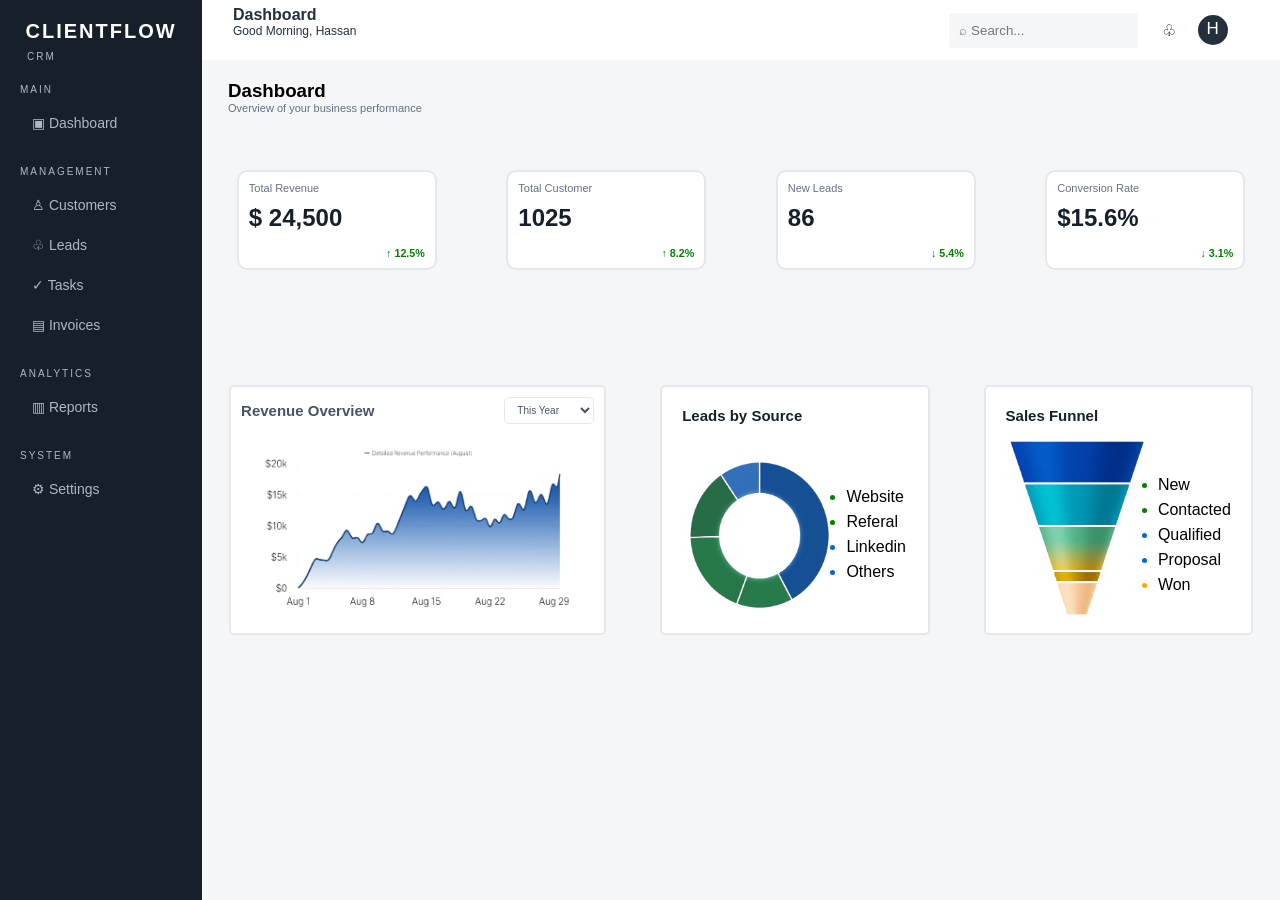
<file: Report Page/index.html>
<!DOCTYPE html>
<html lang="en">

<head>
    <meta charset="UTF-8">
    <meta name="viewport" content="width=device-width, initial-scale=1.0">
    <link rel="stylesheet" href="style.css">
    <title>Report</title>
</head>

<body>
    <div class="container">
        <div class="sidebar">
            <div class="logo">ClientFlow</div>
            <p class="logo-icon">CRM</p>

            <div class="sidebar-items">
                <div class="menu-section">
                    <p class="menu-heading">MAIN</p>
                    <ul>
                        <li class="active">▣ Dashboard</li>
                    </ul>
                </div>

                <div class="menu-section">
                    <p class="menu-heading">MANAGEMENT</p>
                    <ul>
                        <li>♙ Customers</li>
                        <li>♧ Leads</li>
                        <li>✓ Tasks</li>
                        <li>▤ Invoices</li>
                    </ul>
                </div>


                <div class="menu-section">
                    <p class="menu-heading">ANALYTICS</p>
                    <ul>
                        <li>▥ Reports</li>
                    </ul>
                </div>

                <div class="menu-section">
                    <p class="menu-heading">SYSTEM</p>
                    <ul>
                        <li>⚙ Settings</li>
                    </ul>
                </div>

            </div>

        </div>


        <div class="main-content">
            <div class="top-bar">
                <div class="name-section">
                    <p>Dashboard</p>
                    <p>Good Morning, Hassan</p>
                </div>
                <div class="searchbar">
                    <input id="input" type="search" placeholder="⌕ Search...">
                    <span>♧</span>
                    <p class="icon">H</p>
                </div>

            </div>
            <div class="dashboard-content">
                <div class="top-portion">
                    <div class="top-heading">
                        <h3>Dashboard</h3>
                        <p>Overview of your business performance</p>
                    </div>
                    <div class="top-btn">
                        <!-- <button>+ Add </button> -->
                    </div>
                </div>

                <!-- cards -->
                <section class="cards">
                    <div class="card">
                        <div class="lead-card">

                            <div class="lead-info">
                                <p>Total Revenue</p>
                                <h1>$ 24,500</h1>
                                <h6>↑ 12.5%
                                </h6>
                            </div>
                        </div>

                    </div>
                    <div class="card">
                        <p>Total Customer</p>
                        <h1>1025</h1>
                        <h6>↑ 8.2%
                        </h6>
                    </div>
                    <div class="card">
                        <p>New Leads</p>
                        <h1>86</h1>
                        <h6>↓ 5.4%
                        </h6>
                    </div>
                    <div class="card-1">
                        <p>Conversion Rate</p>
                        <h1>$15.6%</h1>
                        <h6>↓ 3.1%
                        </h6>
                    </div>
                </section>


                <main class="graph-sec">
                    <div class="graph-1">
                        <div class="top">
                            <h1>Revenue Overview</h1>
                            <select class="year">
                                <option>This Year</option>
                                <option>This Week</option>
                                <option>This Month</option>
                                <option>Last Year</option>
                            </select>
                        </div>

                        <div class="graph">
                            <img src="../Image/Gemini_Generated_Image_1shp3w1shp3w1shp-removebg-preview.png" alt="">
                        </div>

                    </div>
                    <div class="graph-2">
                        <h1>Leads by Source</h1>
                         <div class="graph2">
                            <img src="../Image/graph-2-removebg-preview.png" alt="">
                            <div class="text">
                                <ul>
                                    <li>Website</li>
                                    <li>Referal</li>
                                    <li>Linkedin</li>
                                    <li>Others</li>
                                </ul>
                            </div>
                        </div>
                    </div>
                    <div class="graph-3">
                            <h1>Sales Funnel</h1>
                             <div class="graph2">
                            <img src="../Image/graph-3-removebg-preview.png" alt="">
                            <div class="text1">
                                <ul>
                                    <li>New</li>
                                    <li>Contacted</li>
                                    <li>Qualified</li>
                                    <li>Proposal</li>
                                    <li>Won</li>
                                </ul>
                            </div>
                        </div>
                    </div>
                </main>




            </div>




        </div>
    </div>
</body>

</html>
</file>
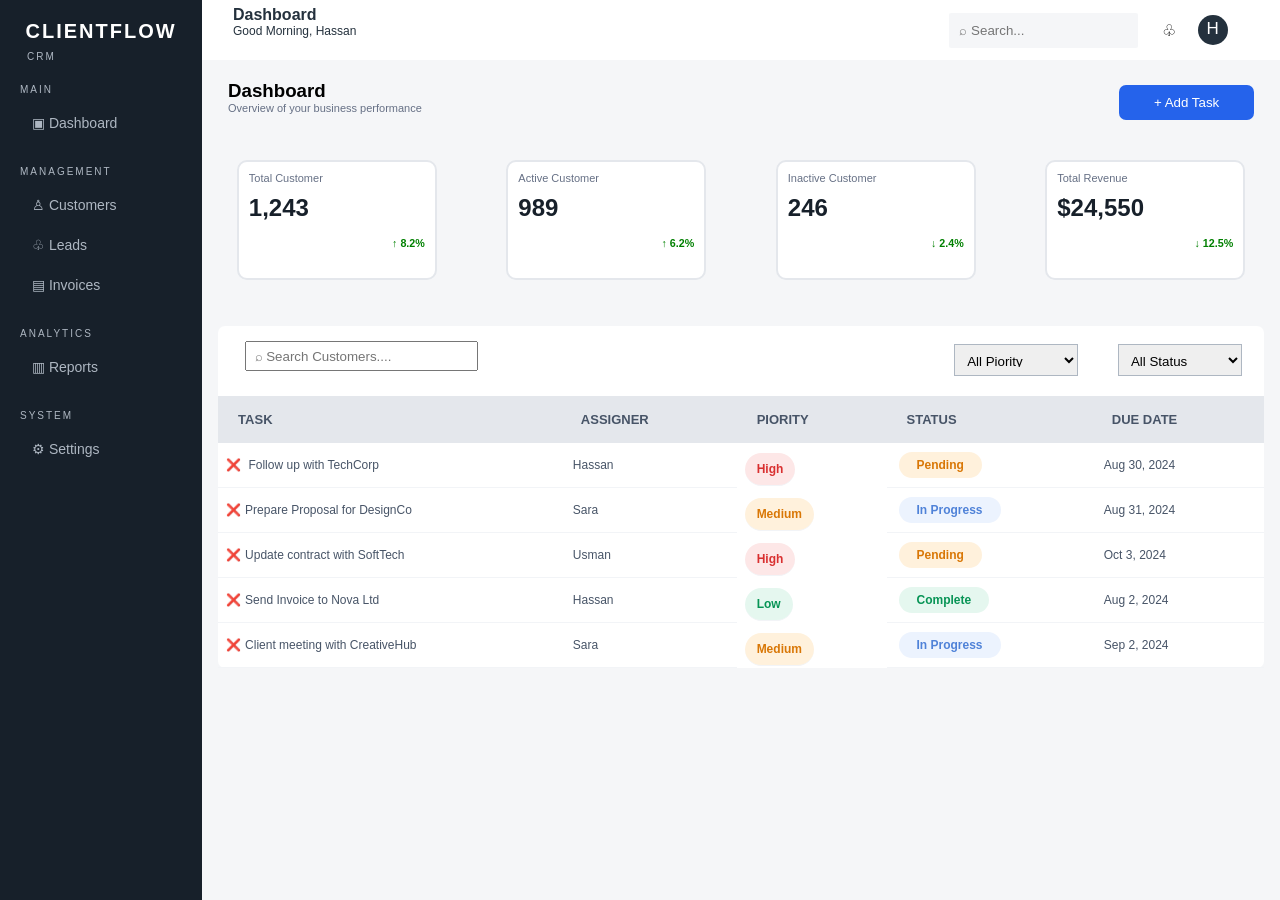
<file: Task Page comp/index.html>
<!DOCTYPE html>
<html lang="en">

<head>
    <meta charset="UTF-8">
    <meta name="viewport" content="width=device-width, initial-scale=1.0">
    <link rel="stylesheet" href="style.css">
    <title>Task</title>
</head>

<body>
    <div class="container">
        <div class="sidebar">
            <div class="logo">ClientFlow</div>
            <p class="logo-icon">CRM</p>

            <div class="sidebar-items">
                <div class="menu-section">
                    <p class="menu-heading">MAIN</p>
                    <ul>
                        <li class="active"><a href="../Dashboard Page/index.html"></a>▣ Dashboard</li>
                    </ul>
                </div>

                <div class="menu-section">
                    <p class="menu-heading">MANAGEMENT</p>
                    <ul>
                        <li><a href="../Customer Page/index.html"></a>♙ Customers</li>
                        <li><a href="../Leads Page/index.html"></a>♧ Leads</li>

                        <li><a href="../Invoice Page/index.html"></a>▤ Invoices</li>
                    </ul>
                </div>


                <div class="menu-section">
                    <p class="menu-heading">ANALYTICS</p>
                    <ul>
                        <li><a href="../Report Page/index.html"></a>▥ Reports</li>
                    </ul>
                </div>
                <div class="menu-section">
                    <p class="menu-heading">SYSTEM</p>
                    <ul>
                        <li>⚙ Settings</li>
                    </ul>
                </div>

            </div>

        </div>


        <div class="main-content">
            <div class="top-bar">
                <div class="name-section">
                    <p>Dashboard</p>
                    <p>Good Morning, Hassan</p>
                </div>
                <div class="searchbar">
                    <input id="input" type="search" placeholder="⌕ Search...">
                    <span>♧</span>
                    <p class="icon">H</p>
                </div>

            </div>
            <div class="dashboard-content">
                <div class="top-portion">
                    <div class="top-heading">
                        <h3>Dashboard</h3>
                        <p>Overview of your business performance</p>
                    </div>
                    <div class="top-btn">
                        <button>+ Add Task</button>
                    </div>
                </div>



                <!-- cards -->
                <section class="cards">
                    <div class="card">
                        <p>Total Customer</p>
                        <h1>1,243</h1>
                        <h6>↑ 8.2%
                        </h6>

                    </div>
                    <div class="card">
                        <p>Active Customer</p>
                        <h1>989</h1>
                        <h6>↑ 6.2%
                        </h6>
                    </div>
                    <div class="card">
                        <p>Inactive Customer</p>
                        <h1>246</h1>
                        <h6>↓ 2.4%
                        </h6>
                    </div>
                    <div class="card-1">
                        <p>Total Revenue</p>
                        <h1>$24,550</h1>
                        <h6>↓ 12.5%
                        </h6>
                    </div>
                </section>

                <div class="form-Popup">
                    <div class="form-div">

                        <form>
                            <label for="customer-name">Task</label>
                            <input type="text" id="customer-name" placeholder="Enter Task">

                            <label for="customer-company">Assigner</label>
                            <input type="text" id="customer-company" placeholder="Enter Assigner name">

                            <label for="customer-email">Piority</label>
                            <input type="text" id="customer-email" placeholder="Enter Piority">

                            <label for="customer-status">Status</label>
                            <input type="text" id="customer-status" placeholder="Enter status">

                            <label for="customer-joined">Due Date</label>
                            <input type="text" id="customer-joined" placeholder="Enter Due Date">

                    

                            <div class="form-buttons">
                                <button type="button" id="add-customer">Add Customer</button>
                                <button type="button" id="close-customer">Close</button>
                            </div>
                        </form>


                    </div>
                </div>



                <div class="customer-data">
                    <section class="recent-customer">
                        <div class="recent-header">
                            <input class="input-recent" type="search" placeholder="  ⌕ Search Customers....">

                            <div class="option">
                                <select name="" id="status-option">
                                    <option value="All">All Piority</option>
                                    <option value="High">High</option>
                                    <option value="Medium">Medium</option>
                                    <option value="Low">Low</option>
                                </select>


                                <select name="" id="company-option">
                                    <option value="All">All Status</option>
                                    <option value="Pending">Pending</option>
                                    <option value="In Progress">In Progress</option>
                                    <option value="Complete">Complete</option>
                                
                                </select>
                            </div>


                        </div>


                        <div class="recent-body">
                            <div class="body-header">
                                <table>
                                    <thead>
                                        <tr>
                                            <th>TASK</th>
                                            <th>ASSIGNER</th>
                                            <th>PIORITY</th>
                                            <th>STATUS</th>
                                            <th>DUE DATE</th>

                                        </tr>
                                    </thead>

                                    <tbody>
                                        <tr>
                                            <td><span class="cross">❌</span> Follow up with TechCorp</td>
                                            <td>Hassan</td>
                                            <td class="piority-high">High</td>
                                            <td><span class="piority-medium">Pending</span></td>
                                            <td>Aug 30, 2024</td>

                                        </tr>

                                        <tr>
                                            <td><span class="cross">❌</span>Prepare Proposal for DesignCo</td>
                                            <td>Sara</td>
                                            <td class="piority-medium">Medium</td>
                                            <td><span class="status-active">In Progress</span></td>
                                            <td>Aug 31, 2024</td>
                                        </tr>


                                        <tr>
                                            <td><span class="cross">❌</span>Update contract with SoftTech</td>
                                            <td>Usman</td>
                                            <td class="piority-high">High</td>
                                            <td><span class="piority-medium ">Pending</span></td>
                                            <td>Oct 3, 2024</td>
                                        </tr>


                                        <tr>
                                            <td><span class="cross">❌</span>Send Invoice to Nova Ltd</td>
                                            <td>Hassan</td>
                                            <td class="piority-low">Low</td>
                                            <td><span class="piority-low">Complete</span></td>
                                            <td>Aug 2, 2024</td>
                                        </tr>


                                        <tr>
                                          <td><span class="cross">❌</span>Client meeting with CreativeHub</td>
                                            <td>Sara</td>
                                            <td class="piority-medium">Medium</td>
                                            <td><span class="status-active">In Progress</span></td>
                                            <td>Sep 2, 2024</td>
                                        </tr>
                                    </tbody>


                                </table>

                            </div>
                    </section>
                </div>
            </div>




        </div>
    </div>
    <script src="script.js"></script>

</body>

</html>
</file>
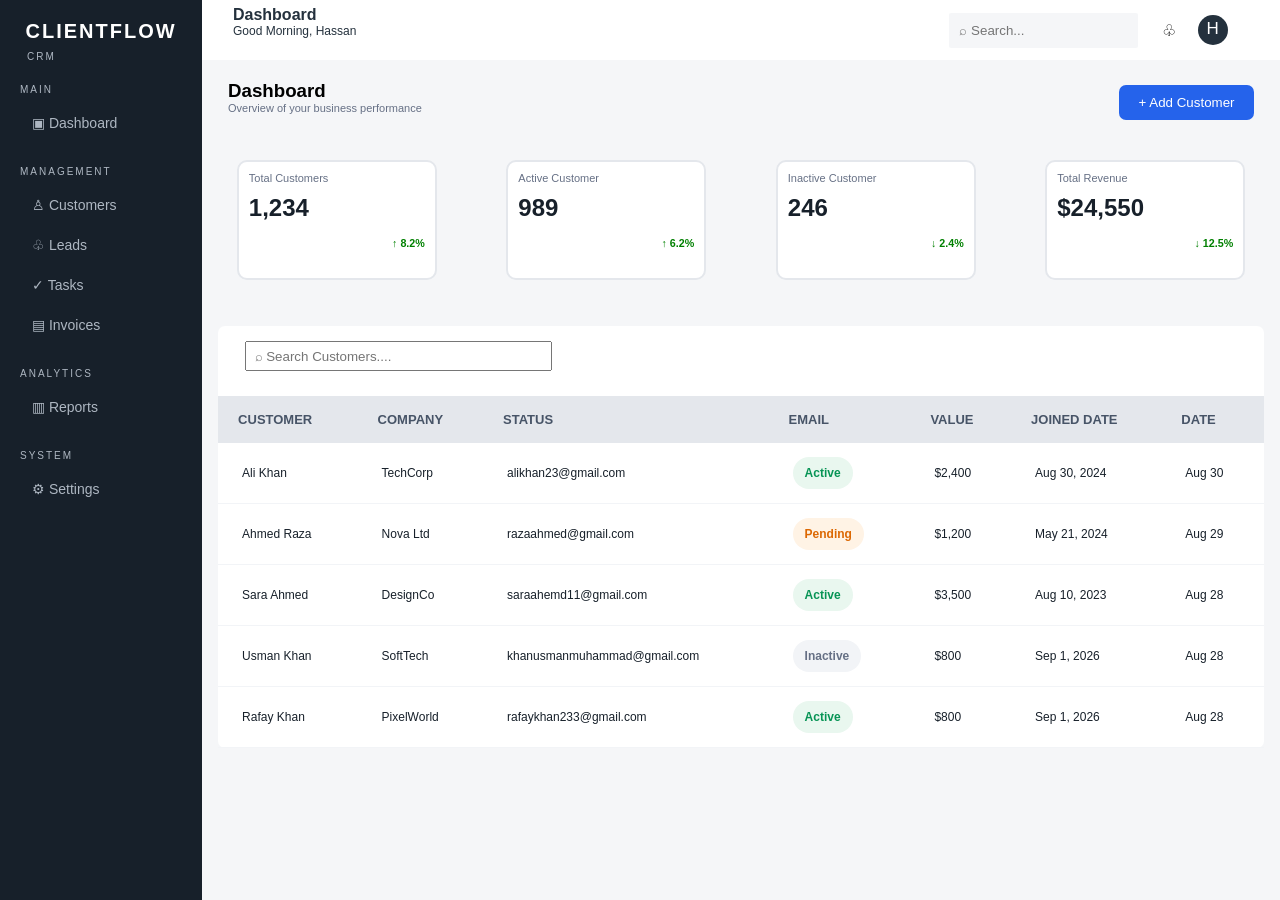
<file: Customer Page/customer.html>
<!DOCTYPE html>
<html lang="en">

<head>
    <meta charset="UTF-8">
    <meta name="viewport" content="width=device-width, initial-scale=1.0">
    <link rel="stylesheet" href="style.css">
    <title>Customer</title>
</head>

<body>
    <div class="container">
        <div class="sidebar">
            <div class="logo">ClientFlow</div>
            <p class="logo-icon">CRM</p>

            <div class="sidebar-items">
                <div class="menu-section">
                    <p class="menu-heading">MAIN</p>
                    <ul>
                        <li class="active">▣ Dashboard</li>
                    </ul>
                </div>

                <div class="menu-section">
                    <p class="menu-heading">MANAGEMENT</p>
                    <ul>
                        <li>♙ Customers</li>
                        <li>♧ Leads</li>
                        <li>✓ Tasks</li>
                        <li>▤ Invoices</li>
                    </ul>
                </div>


                <div class="menu-section">
                    <p class="menu-heading">ANALYTICS</p>
                    <ul>
                        <li>▥ Reports</li>
                    </ul>
                </div>

                <div class="menu-section">
                    <p class="menu-heading">SYSTEM</p>
                    <ul>
                        <li>⚙ Settings</li>
                    </ul>
                </div>

            </div>

        </div>


        <div class="main-content">
            <div class="top-bar">
                <div class="name-section">
                    <p>Dashboard</p>
                    <p>Good Morning, Hassan</p>
                </div>
                <div class="searchbar">
                    <input id="input" type="search" placeholder="⌕ Search...">
                    <span>♧</span>
                    <p class="icon">H</p>
                </div>

            </div>
            <div class="dashboard-content">
                <div class="top-portion">
                    <div class="top-heading">
                        <h3>Dashboard</h3>
                        <p>Overview of your business performance</p>
                    </div>
                    <div class="top-btn">
                        <button>+ Add Customer</button>
                    </div>
                </div>

                <!-- cards -->
                <section class="cards">
                    <div class="card">
                        <p>Total Customers</p>
                        <h1>1,234</h1>
                        <h6>↑ 8.2%</h6>

                    </div>
                    <div class="card">
                        <p>Active Customer</p>
                        <h1>989</h1>
                        <h6>↑ 6.2%
                        </h6>
                    </div>
                    <div class="card">
                        <p>Inactive Customer</p>
                        <h1>246</h1>
                        <h6>↓ 2.4%
                        </h6>
                    </div>
                    <div class="card-1">
                        <p>Total Revenue</p>
                        <h1>$24,550</h1>
                        <h6>↓ 12.5%
                        </h6>
                    </div>
                </section>




                <div class="customer-data">
                    <section class="recent-customer">
                        <div class="recent-header">
                            <input class="input-recent" type="search" placeholder="  ⌕ Search Customers....">
                        </div>


                        <div class="recent-body">
                            <div class="body-header">
                                <table>
                                    <thead>
                                        <tr>
                                            <th>CUSTOMER</th>
                                            <th>COMPANY</th>
                                            <th>STATUS</th>
                                            <th>EMAIL</th>
                                            <th>VALUE</th>
                                            <th>JOINED DATE</th>
                                            <th>DATE</th>
                                        </tr>
                                    </thead>

                                    <tbody>
                                        <tr>
                                            <td>Ali Khan</td>
                                            <td>TechCorp</td>
                                            <td>alikhan23@gmail.com</td>
                                            <td><span class="status-active">Active</span></td>
                                            <td>$2,400</td>
                                            <td>Aug 30, 2024</td>
                                            <td>Aug 30</td>
                                        </tr>

                                        <tr>
                                            <td>Ahmed Raza</td>
                                            <td>Nova Ltd</td>
                                            <td>razaahmed@gmail.com</td>
                                            <td><span class="status-pending">Pending</span></td>
                                            <td>$1,200</td>
                                            <td>May 21, 2024</td>
                                            <td>Aug 29</td>
                                        </tr>


                                        <tr>
                                            <td>Sara Ahmed</td>
                                            <td>DesignCo</td>
                                            <td>saraahemd11@gmail.com</td>
                                            <td><span class="status-active">Active</span></td>
                                            <td>$3,500</td>
                                            <td>Aug 10, 2023</td>
                                            <td>Aug 28</td>
                                        </tr>


                                        <tr>
                                            <td>Usman Khan</td>
                                            <td>SoftTech</td>
                                            <td>khanusmanmuhammad@gmail.com</td>
                                            <td><span class="status-inactive">Inactive</span></td>
                                            <td>$800</td>
                                            <td>Sep 1, 2026</td>
                                            <td>Aug 28</td>
                                        </tr>


                                           <tr>
                                            <td>Rafay Khan</td>
                                            <td>PixelWorld</td>
                                            <td>rafaykhan233@gmail.com</td>
                                            <td><span class="status-active">Active</span></td>
                                            <td>$800</td>
                                            <td>Sep 1, 2026</td>
                                            <td>Aug 28</td>
                                        </tr>
                                    </tbody>


                                </table>
                            </div>
                    </section>
                </div>
            </div>




        </div>
    </div>
</body>

</html>
</file>
<file: style.css>
* {
    margin: 0;
    padding: 0;
    box-sizing: border-box;

}

body {
    background: #F5F6F8;
    font-family: Inter, Arial;

}

.container {
    /* border: 2px solid red; */
    height: 100vh;
    width: 100%;
    display: flex;
    align-items: center;

}

.sidebar {
    width: 240px;
    height: 100%;
    /* border: 2px solid red; */
    background: #17202A;
}

.logo {
    padding: 20px;
    color: #fff;
    font-size: 20px;
    font-weight: 700;
    text-align: center;
    text-transform: uppercase;
    letter-spacing: 2px;
}

.logo-icon {
    font-size: 10px;
    color: #AEB7C2;
    letter-spacing: 2px;
    font-weight: 500;
    position: relative;
    left: 27px;
    top: -12px;
}


.sidebar-items {
    padding: 10px 20px;
}

.menu-section {
    margin-bottom: 25px;
}

.menu-heading {
    font-size: 10px;
    color: #AEB7C2;
    letter-spacing: 2px;
    font-weight: 500;
    margin-bottom: 10px;
}

.menu-section ul {
    list-style: none;
}

.menu-section li {
    color: #AEB7C2;
    font-size: 14px;
    padding: 10px 12px;
    margin-bottom: 4px;
    border-radius: 6px;
    cursor: pointer;
}

.menu-section li:hover {
    background: #24313D;
    color: #fff;
}

.main-content {
    border: 2px solid purple;
    height: 100vh;
    width: 100%;

}


.top-bar {
    /* border: 2px solid red; */
    height: 60px;
    background: #ffff;
    width: 100%;
    display: flex;
    align-items: center;
    justify-content: space-around;
    gap: 200px;
}


.name-section {
    /* border: 2px solid red; */
    height: 80%;
    width: 40%;
}

.name-section p {
    color: #24313D;
    font-weight: 700;

}


.name-section p:nth-child(2) {
    font-size: 12px;
    color: #24313D;
    font-weight: 400;
}

.searchbar {
    /* border: 2px solid red; */
    height: 80%;
    width: 30%;
    display: flex;
    align-items: center;
    justify-content: space-evenly;
}

#input {
    padding: 10px 10px;
    background: #F5F6F8;
    border: 2px solid #fff;
    border-radius: 4px;
}


#input:focus {
    border: 2px solid #0566d6;
}


.icon {
    width: 30px;
    background-color: #24313D;
    color: #fff;
    font-size: 17px;
    padding: 4px;
    text-align: center;
    height: 30px;
    border-radius: 100%;
}

.dashboard-content {
    /* border: 2px solid green; */
    width: 100%;
    height: 100vh;

}

.top-portion {
    /* border: 2px solid green; */
    width: 100%;
    height: 60px;
    display: flex;
    align-items: center;
    justify-content: space-evenly;
    gap: 30px;
    margin-top: 10px;
}


.top-heading {
    /* border: 2px solid red; */
    height: 40px;
    width: 50%;

}

.top-portion h1 {
    font-size: 28px;
    font-weight: 700;
    color: rgb(23, 32, 42);

}


.top-portion p {
    font-size: 11px;
    color: rgb(102, 112, 133);

}

.top-btn {
    /* border: 2px solid red; */
    height: 40px;
    width: 40%;
    display: flex;
    align-items: end;
    justify-content: end;
}


.top-btn button {
    background: rgb(37, 99, 235);
    width: 135px;
    border-radius: 7px;
    color: #fff;
    border: none;
    height: 35px;
    cursor: pointer;
}

.top-btn button:hover {
    transition: 0.3s;
    box-shadow: 0 3px 10px #0566d6;

}

.cards {
    /* border: 2px solid red; */
    height: 180px;
    width: 100%;
    display: flex;
    align-items: center;
    justify-content: space-around;
}


.card {
    /* border: 2px solid red; */
    height: 120px;
    border-radius: 10px;
    width: 230px;
    border: 2px solid #e4e7ec;
    background: #fff;
    padding: 10px;
    cursor: pointer;
}


.card-1 {
    /* border: 2px solid red; */
    height: 120px;
    cursor: pointer;
    border-radius: 10px;
    width: 230px;
    border: 2px solid #e4e7ec;
    background: #fff;
    padding: 10px;
}

.card p {
    color: #667085;
    font-size: 11px;
}

.card-1 p {
    color: #667085;
    font-size: 11px;
}

.card h1 {
    color: #17202A;
    font-size: 24px;
    margin-top: 10px;
}


.card-1 h1 {
    color: #17202A;
    font-size: 24px;
    margin-top: 10px;

}


.card h6 {
    color: green;
    margin-top: 15px;
}


.card-1 h6 {
    color: green;
    margin-top: 15px;
}


.card:hover {
    box-shadow: 0 6px 18px rgba(16, 24, 40, 0.10);
    transition: 0.3s;
}


.card-1:hover {
    transition: 0.3s;
    box-shadow: 0 6px 18px rgba(16, 24, 40, 0.10);

}


.graph-section {
    border: 2px solid red;
    height: 300px;
    width: 100%;
    display: flex;
    align-items: center;
    justify-content: space-around;
    gap: 30px;
}

.graph {
      height: 280px;
    width: 60%;
    background: #fff;
    padding: 15px;
    border-radius: 8px;
    border: 2px solid #e4e7ec;


}

.graph-header {
    display: flex;
    align-items: center;
    justify-content: space-between;
}

.image {
    width: 100%;
    height: 240px;
    display: flex;
    align-items: center;
    justify-content: center;
}

.image img {
    width: 100%;
    height: 240px;
    object-fit: fill;
}

.graph p {
    color: #17202A;
    font-weight: 600;
    padding: 10px;
}

.year {
    width: 90px;
    height: 27px;
    padding: 0 8px;
    border: 1px solid #E4E7EC;
    border-radius: 5px;
    background: #fff;
    color: #475467;
    font-size: 10px;
    font-family: Inter, Arial, sans-serif;
    outline: none;
    cursor: pointer;
}

.image img{
    height: 200px;
}

.leads {
    border: 2px solid green;
    height: 280px;
    width: 30%;
    background: #fff;

    border-radius: 8px;
    border: 2px solid #e4e7ec;
}


.lead-header h4{
    font-size: 16px;
    color: #17202A;
    padding: 15px;

}


.lead-header p{
    color: #667085;
    font-size: 11px;
    margin-left: 14px;
}

.line-1{
    border: 2px solid red;
    height: 30px;
    width: 100%;
}

.text{
    display: flex;
    align-items: center;
    justify-content: space-evenly;
    gap: 220px;
    margin-top: 10px;
}

.line-box{
    border: 2px solid red;
    height: 8px;
    width: 50%;
    padding: 10px;
}
</file>
<file: Customer Page comp/style.css>
* {
    margin: 0;
    padding: 0;
    box-sizing: border-box;

}

body {
    background: #F5F6F8;
    font-family: Inter, Arial;
}

.container {
    /* border: 2px solid red; */
    height: 100vh;
    width: 100%;
    display: flex;
    align-items: center;

}

.sidebar {
    width: 240px;
    height: 100%;
    /* border: 2px solid red; */
    background: #17202A;
}

.logo {
    padding: 20px;
    color: #fff;
    font-size: 20px;
    font-weight: 700;
    text-align: center;
    text-transform: uppercase;
    letter-spacing: 2px;
}

.logo-icon {
    font-size: 10px;
    color: #AEB7C2;
    letter-spacing: 2px;
    font-weight: 500;
    position: relative;
    left: 27px;
    top: -12px;
}


.sidebar-items {
    padding: 10px 20px;
}

.menu-section {
    margin-bottom: 25px;
}

.menu-heading {
    font-size: 10px;
    color: #AEB7C2;
    letter-spacing: 2px;
    font-weight: 500;
    margin-bottom: 10px;
}

.menu-section ul {
    list-style: none;
}

.menu-section li {
    color: #AEB7C2;
    font-size: 14px;
    padding: 10px 12px;
    margin-bottom: 4px;
    border-radius: 6px;
    cursor: pointer;
}

.menu-section li:hover {
    background: #24313D;
    color: #fff;
}

.main-content {
    /* border: 2px solid purple; */
    height: 100vh;
    width: 100%;
    overflow-y: scroll;

}


.top-bar {
    /* border: 2px solid red; */
    height: 60px;
    background: #ffff;
    width: 100%;
    display: flex;
    align-items: center;
    justify-content: space-around;
    gap: 200px;
}


.name-section {
    /* border: 2px solid red; */
    height: 80%;
    width: 40%;
}

.name-section p {
    color: #24313D;
    font-weight: 700;

}


.name-section p:nth-child(2) {
    font-size: 12px;
    color: #24313D;
    font-weight: 400;
}

.searchbar {
    /* border: 2px solid red; */
    height: 80%;
    width: 30%;
    display: flex;
    align-items: center;
    justify-content: space-evenly;
}

#input {
    padding: 10px 10px;
    background: #F5F6F8;
    border: 2px solid #fff;
    border-radius: 4px;
}


#input:focus {
    border: 2px solid #0566d6;
}


.icon {
    width: 30px;
    background-color: #24313D;
    color: #fff;
    font-size: 17px;
    padding: 4px;
    text-align: center;
    height: 30px;
    border-radius: 100%;
}

.dashboard-content {
    /* border: 2px solid green; */
    width: 100%;
    height: 100vh;

}

.top-portion {
    /* border: 2px solid green; */
    width: 100%;
    height: 60px;
    display: flex;
    align-items: center;
    justify-content: space-evenly;
    gap: 30px;
    margin-top: 10px;
}


.top-heading {
    /* border: 2px solid red; */
    height: 40px;
    width: 50%;

}

.top-portion h1 {
    font-size: 28px;
    font-weight: 700;
    color: rgb(23, 32, 42);

}


.top-portion p {
    font-size: 11px;
    color: rgb(102, 112, 133);

}

.top-btn {
    /* border: 2px solid red; */
    height: 40px;
    width: 40%;
    display: flex;
    align-items: end;
    justify-content: end;
}


.top-btn button {
    background: rgb(37, 99, 235);
    width: 135px;
    border-radius: 7px;
    color: #fff;
    border: none;
    height: 35px;
    cursor: pointer;
}

.top-btn button:hover {
    transition: 0.3s;
    box-shadow: 0 3px 10px #0566d6;

}

.cards {
    /* border: 2px solid red; */
    height: 180px;
    width: 100%;
    display: flex;
    align-items: center;
    justify-content: space-around;
}


.card {
    /* border: 2px solid red; */
    height: 120px;
    border-radius: 10px;
    width: 200px;
    border: 2px solid #e4e7ec;
    background: #fff;
    padding: 10px;
    cursor: pointer;
}


.card-1 {
    /* border: 2px solid red; */
    height: 120px;
    cursor: pointer;
    border-radius: 10px;
    width: 200px;
    border: 2px solid #e4e7ec;
    background: #fff;
    padding: 10px;
}

.card p {
    color: #667085;
    font-size: 11px;

}

.card-1 p {
    color: #667085;
    font-size: 11px;

}

.card h1 {
    color: #17202A;
    font-size: 24px;
    margin-top: 10px;
}


.card-1 h1 {
    color: #17202A;
    font-size: 24px;
    margin-top: 10px;

}


.card h6 {
    color: green;
    text-align: right;

    margin-top: 15px;
}


.card-1 h6 {
    color: green;
    margin-top: 15px;
    text-align: right;

}


.card:hover {
    box-shadow: 0 6px 18px rgba(16, 24, 40, 0.10);
    transition: 0.3s;
}


.card-1:hover {
    transition: 0.3s;
    box-shadow: 0 6px 18px rgba(16, 24, 40, 0.10);

}


.customer-data {
    /* border: 2px solid red; */
    height: 500px;
    width: 100%;
}



.recent-customer {
    /* border: 2px solid red; */
    height: auto;
    width: 97%;
    border-radius: 7px;
    margin: 16px;
    background: #fff;
}


.recent-header {
    /* border: 2px solid red; */
    height: 30px;
    width: 100%;
    display: flex;
    align-items: center;
    justify-content: space-between;
    padding: 12px;
}


.body-header {
    color: #475467;
    font-size: 12px;
    margin-top: 40px;
}


.body-header table {
    width: 100%;
    border-collapse: collapse;
}


.body-header table th {
    text-align: left;
    padding: 16px 20px;
    font-size: 13px;
    border-bottom: #AEB7C2;
    font-weight: 600;

    background-color: #e4e7ec;
}


.body-header table td {
    padding: 14px 24px;
    font-size: 14px;
    color: #17202A;
    font-size: 12px;
    border-bottom: 1px solid #F2F4F7;
}

.cross{
    position: relative;
    left: -13px;
    cursor: pointer;
} 



.status-active,
.status-pending,
.status-inactive {
    display: inline-block;
    padding: 9px 12px;
    border-radius: 20px;
    font-weight: 600;
}


.status-active {
    background: #E9F7EF;
    color: #079455;
}

.status-pending {
    background: #FFF3E5;
    color: #DC6803;
}

.status-inactive {
    background: #F2F4F7;
    color: #667085;
}


.input-recent {
    height: 30px;
    margin-top: 30px;
    margin-left: 15px;
    width: 30%;
}

.customer-popup {
    display: none;
    width: 280px;
    padding: 20px;
    background-color: white;
    border: 1px solid #e5e7eb;
    border-radius: 14px;
    box-shadow: 0 8px 25px rgba(0, 0, 0, 0.12);
    position: absolute;
    top: 80px;
    right: 30px;
    text-align: center;
}

.customer-popup img {
    width: 80px;
    height: 80px;
    border-radius: 50%;
    object-fit: cover;
    margin-bottom: 10px;
}

.customer-popup h3 {
    margin: 5px 0;
    font-size: 20px;
    color: #17202A;
}

.customer-popup h5 {
    margin: 5px 0;
    font-size: 14px;
    font-weight: 400;
    color: #7b8490;
}

.customer-popup button {
    margin-top: 15px;
    padding: 8px 18px;
    border: none;
    border-radius: 8px;
    background-color: #17202A;
    color: white;
    font-size: 14px;
    cursor: pointer;
}

.customer-popup button:hover {
    background-color: #2c3e50;
}


.form-Popup {
    /* border: 2px solid red; */
    height: 75%;
    width: 33%;

}


.form-Popup {
    display: none;
    position: fixed;
    top: 0;
    left: 0;
    width: 100%;
    height: 100vh;
    background-color: rgba(23, 32, 42, 0.45);
    justify-content: center;
    align-items: center;
    z-index: 1000;
}

.form-div {
    width: 420px;
    padding: 30px;
    background-color: white;
     max-height: 85vh;
    overflow-y: auto;
    border-radius: 16px;
    box-shadow: 0 10px 35px rgba(0, 0, 0, 0.15);

}

.form-div form {
    display: flex;
    flex-direction: column;
}

.form-div label {
    margin-bottom: 7px;
    font-size: 14px;
    font-weight: 500;
    color: #17202A;
}

.form-div input {
    width: 100%;
    box-sizing: border-box;
    padding: 12px 14px;
    margin-bottom: 18px;

    border: 1px solid #d9dee5;
    border-radius: 8px;
    outline: none;

    font-size: 14px;
    color: #17202A;
}

.form-div input::placeholder {
    color: #aeb7c2;
}

.form-div input:focus {
    border-color: #17202A;
}

.form-buttons {
    display: flex;
    gap: 10px;
    margin-top: 5px;
}

.form-buttons button {
    flex: 1;
    padding: 11px;
    border: none;
    border-radius: 8px;

    font-size: 14px;
    font-weight: 500;
    cursor: pointer;
}

#add-customer {
    background-color: #17202A;
    color: white;
}

#add-customer:hover {
    background-color: #273442;
}

#close-customer {
    background-color: #eef1f4;
    color: #17202A;
}

#close-customer:hover {
    background-color: #dfe4e8;
}

.option{
    display: flex;
    align-items: right;
    justify-content: right;
    width: 100%;
    gap: 30px;
    
}

#status-option, #company-option{
    margin-top: 38px;
    padding: 8px;
    width: 16%;
    margin-right: 10px;
    border: 1px solid #AEB7C2;
    height: 32px;
}
</file>
<file: Dashboard Page comp/style.css>
* {
    margin: 0;
    padding: 0;
    box-sizing: border-box;

}

body {
    background: #F5F6F8;
    font-family: Inter, Arial;
}

.container {
    /* border: 2px solid red; */
    height: 100vh;
    width: 100%;
    display: flex;
    align-items: center;

}

.sidebar {
    width: 240px;
    height: 100%;
    /* border: 2px solid red; */
    background: #17202A;
}

.logo {
    padding: 20px;
    color: #fff;
    font-size: 20px;
    font-weight: 700;
    text-align: center;
    text-transform: uppercase;
    letter-spacing: 2px;
}

.logo-icon {
    font-size: 10px;
    color: #AEB7C2;
    letter-spacing: 2px;
    font-weight: 500;
    position: relative;
    left: 27px;
    top: -12px;
}


.sidebar-items {
    padding: 10px 20px;
}

.menu-section {
    margin-bottom: 25px;
}

.menu-heading {
    font-size: 10px;
    color: #AEB7C2;
    letter-spacing: 2px;
    font-weight: 500;
    margin-bottom: 10px;
}

.menu-section ul {
    list-style: none;
}

.menu-section li {
    color: #AEB7C2;
    font-size: 14px;
    padding: 10px 12px;
    margin-bottom: 4px;
    border-radius: 6px;
    cursor: pointer;
}

.menu-section li:hover {
    background: #24313D;
    color: #fff;
}

.main-content {
    /* border: 2px solid purple; */
    height: 100vh;
    width: 100%;
    overflow-y: scroll;

}


.top-bar {
    /* border: 2px solid red; */
    height: 60px;
    background: #ffff;
    width: 100%;
    display: flex;
    align-items: center;
    justify-content: space-around;
    gap: 200px;
}


.name-section {
    /* border: 2px solid red; */
    height: 80%;
    width: 40%;
}

.name-section p {
    color: #24313D;
    font-weight: 700;

}


.name-section p:nth-child(2) {
    font-size: 12px;
    color: #24313D;
    font-weight: 400;
}

.searchbar {
    /* border: 2px solid red; */
    height: 80%;
    width: 30%;
    display: flex;
    align-items: center;
    justify-content: space-evenly;
}

#input {
    padding: 10px 10px;
    background: #F5F6F8;
    border: 2px solid #fff;
    border-radius: 4px;
}


#input:focus {
    border: 2px solid #0566d6;
}


.icon {
    width: 30px;
    background-color: #24313D;
    color: #fff;
    font-size: 17px;
    padding: 4px;
    text-align: center;
    height: 30px;
    border-radius: 100%;
}

.dashboard-content {
    /* border: 2px solid green; */
    width: 100%;
    height: 100vh;

}

.top-portion {
    /* border: 2px solid green; */
    width: 100%;
    height: 60px;
    display: flex;
    align-items: center;
    justify-content: space-evenly;
    gap: 30px;
    margin-top: 10px;
}


.top-heading {
    /* border: 2px solid red; */
    height: 40px;
    width: 50%;

}

.top-portion h1 {
    font-size: 28px;
    font-weight: 700;
    color: rgb(23, 32, 42);

}


.top-portion p {
    font-size: 11px;
    color: rgb(102, 112, 133);

}

.top-btn {
    /* border: 2px solid red; */
    height: 40px;
    width: 40%;
    display: flex;
    align-items: end;
    justify-content: end;
}


.top-btn button {
    background: rgb(37, 99, 235);
    width: 135px;
    border-radius: 7px;
    color: #fff;
    border: none;
    height: 35px;
    cursor: pointer;
}

.top-btn button:hover {
    transition: 0.3s;
    box-shadow: 0 3px 10px #0566d6;

}

.cards {
    /* border: 2px solid red; */
    height: 180px;
    width: 100%;
    display: flex;
    align-items: center;
    justify-content: space-around;
}


.card {
    /* border: 2px solid red; */
    height: 120px;
    border-radius: 10px;
    width: 230px;
    border: 2px solid #e4e7ec;
    background: #fff;
    padding: 10px;
    cursor: pointer;
}


.card-1 {
    /* border: 2px solid red; */
    height: 120px;
    cursor: pointer;
    border-radius: 10px;
    width: 230px;
    border: 2px solid #e4e7ec;
    background: #fff;
    padding: 10px;
}

.card p {
    color: #667085;
    font-size: 11px;
}

.card-1 p {
    color: #667085;
    font-size: 11px;
}

.card h1 {
    color: #17202A;
    font-size: 24px;
    margin-top: 10px;
}


.card-1 h1 {
    color: #17202A;
    font-size: 24px;
    margin-top: 10px;

}


.card h6 {
    color: green;
    margin-top: 15px;
}


.card-1 h6 {
    color: green;
    margin-top: 15px;
}


.card:hover {
    box-shadow: 0 6px 18px rgba(16, 24, 40, 0.10);
    transition: 0.3s;
}


.card-1:hover {
    transition: 0.3s;
    box-shadow: 0 6px 18px rgba(16, 24, 40, 0.10);

}


.graph-section {
    /* border: 2px solid red; */
    height: 320px;
    width: 100%;
    display: flex;
    align-items: center;
    justify-content: space-around;
}

.graph {
    height: 310px;
    width: 60%;
    background: #fff;
    padding: 15px;
    border-radius: 8px;
    border: 2px solid #e4e7ec;


}

.graph-header {
    display: flex;
    align-items: center;
    justify-content: space-between;
}

.image {
    width: 100%;
    height: 240px;
    display: flex;
    align-items: center;
    justify-content: center;
}

.image img {
    width: 100%;
    height: 240px;
    object-fit: fill;
}

.graph p {
    color: #17202A;
    font-weight: 600;
    padding: 10px;
}

.year {
    width: 90px;
    height: 27px;
    padding: 0 8px;
    border: 1px solid #E4E7EC;
    border-radius: 5px;
    background: #fff;
    color: #475467;
    font-size: 10px;
    font-family: Inter, Arial, sans-serif;
    outline: none;
    cursor: pointer;
}

.image img {
    height: 200px;
}

.leads {
    border: 2px solid green;
    height: 310px;
    width: 34%;
    background: #fff;
    border-radius: 8px;
    border: 2px solid #e4e7ec;
}


.lead-header h4 {
    font-size: 16px;
    color: #17202A;
    padding: 15px;

}



.line-1 {
    display: flex;
    flex-direction: column;
    gap: 8px;
}


.lead-item {
    display: flex;
    flex-direction: column;
    gap: 6px;
}

.lead-header p {
    color: #667085;
    font-size: 11px;
    margin-left: 14px;
}

.line-1 {
    /* border: 2px solid red; */
    height: 30px;
    width: 100%;

}

.text {
    display: flex;
    align-items: center;
    justify-content: space-evenly;
    gap: 220px;
    margin-top: 10px;
}

.text p {
    font-size: 12px;
    color: #667085;
}

.text-1 {
    display: flex;
    align-items: center;
    justify-content: space-evenly;
    gap: 249px;
    margin-top: 10px;
}


.text-1 p {
    font-size: 12px;
    color: #667085;
}

.line-box {
    /* border: 2px solid red; */
    height: 9px;
    border-radius: 10px;
    width: 90%;
    position: relative;
    left: 16px;
    top: 5px;
    background: #2563EB;
}

.progress {
    position: relative;
    left: 16px;
    top: 5px;
    width: 90%;
    height: 9px;
    background: #E4E7EC;
    border-radius: 10px;
}

.progress-fill {
    width: 70%;
    height: 90%;
    background: #2563EB;
    border-radius: 20px;
}


.progress-1 {
    position: relative;
    left: 16px;
    top: 5px;
    width: 90%;
    height: 9px;
    background: #E4E7EC;
    border-radius: 10px;
}

.progress-fill-1 {
    width: 20%;
    height: 90%;
    background: #2563EB;
    border-radius: 20px;
}


.text-2 {
    display: flex;
    align-items: center;
    justify-content: space-evenly;
    gap: 230px;
    margin-top: 10px;
}


.text-2 p {
    font-size: 12px;
    color: #667085;
}




.progress-3 {
    position: relative;
    left: 16px;
    top: 5px;
    width: 90%;
    height: 9px;
    background: #E4E7EC;
    border-radius: 10px;
}

.progress-fill-3 {
    width: 10%;
    height: 90%;
    background: #2563EB;
    border-radius: 20px;
}


.text-3 {
    display: flex;
    align-items: center;
    justify-content: space-evenly;
    gap: 240px;
    margin-top: 10px;
}


.text-3 p {
    font-size: 12px;
    color: #667085;
}





.progress-4 {
    position: relative;
    left: 16px;
    top: 5px;
    width: 90%;
    height: 9px;
    background: #E4E7EC;
    border-radius: 10px;
}

.progress-fill-4 {
    width: 10%;
    height: 90%;
    background: #2563EB;
    border-radius: 20px;
}


.text-4 {
    display: flex;
    align-items: center;
    justify-content: space-evenly;
    gap: 260px;
    margin-top: 10px;
}


.text-4 p {
    font-size: 12px;
    color: #667085;
}



.recent-customer {
    /* border: 2px solid red; */
    height: auto;
    width: 97%;
    border-radius: 7px;
    margin: 16px;
    background: #fff;
}


.recent-header {
    /* border: 2px solid red; */
    height: 30px;
    width: 100%;
    display: flex;
    align-items: center;
    justify-content: space-between;
    padding: 12px;
}

.recent-header h2 {
    color: #24313D;
    font-size: 18px;
    margin-top: 20px;
}


.recent-header p {
    color: #0566d6;
    font-size: 13px;
    font-weight: 500;
    cursor: pointer;
    margin-top: 20px;

}


.horizontal-line {
    border: 1px solid #AEB7C2;
    margin: 10px auto;
    width: 98%;

}


.body-header {
    color: #475467;
    font-size: 12px;
}


.body-header table {
    width: 100%;
    border-collapse: collapse;
}


.body-header table th {
    text-align: left;
    padding: 2px 20px;
    font-size: 11px;
    border-bottom: #AEB7C2;
    font-weight: 800;
}


.body-header table td {
    padding: 14px 24px;
    font-size: 14px;
    color: #17202A;
    font-size: 12px;
    border-bottom: 1px solid #F2F4F7;
}




.status-active,
.status-pending,
.status-inactive {
    display: inline-block;
    padding: 9px 12px;
    border-radius: 20px;
    font-weight: 600;
}


.status-active {
    background: #E9F7EF;
    color: #079455;
}

.status-pending {
    background: #FFF3E5;
    color: #DC6803;
}

.status-inactive {
    background: #F2F4F7;
    color: #667085;
}


.form-Popup {
    /* border: 2px solid red; */
    height: 75%;
    width: 33%;

 }
 

.form-Popup {
    display: none;
    position: fixed;
    top: 0;
    left: 0;
    width: 100%;
    height: 100vh;
    background-color: rgba(23, 32, 42, 0.45);
    justify-content: center;
    align-items: center;
    z-index: 1000;
}

.form-div {
    width: 420px;
    padding: 30px;
    background-color: white;
     max-height: 85vh;
    overflow-y: auto;
    border-radius: 16px;
    box-shadow: 0 10px 35px rgba(0, 0, 0, 0.15);

}

.form-div form {
    display: flex;
    flex-direction: column;
}

.form-div label {
    margin-bottom: 7px;
    font-size: 14px;
    font-weight: 500;
    color: #17202A;
}

.form-div input {
    width: 100%;
    box-sizing: border-box;
    padding: 12px 14px;
    margin-bottom: 18px;

    border: 1px solid #d9dee5;
    border-radius: 8px;
    outline: none;

    font-size: 14px;
    color: #17202A;
}

.form-div input::placeholder {
    color: #aeb7c2;
}

.form-div input:focus {
    border-color: #17202A;
}

.form-buttons {
    display: flex;
    gap: 10px;
    margin-top: 5px;
}

.form-buttons button {
    flex: 1;
    padding: 11px;
    border: none;
    border-radius: 8px;

    font-size: 14px;
    font-weight: 500;
    cursor: pointer;
}

#add-customer {
    background-color: #17202A;
    color: white;
}

#add-customer:hover {
    background-color: #273442;
}

#close-customer {
    background-color: #eef1f4;
    color: #17202A;
}

#close-customer:hover {
    background-color: #dfe4e8;
}


#view-all {
    cursor: pointer;
    color: #17202A;
}

.cross{
    position: relative;
    left: -13px;
    cursor: pointer;
} 


.all-customer-popup {
    display: none;   
    position: fixed;
    inset: 0;

    background: rgba(0, 0, 0, 0.45);

    justify-content: center;
    align-items: center;

    z-index: 1000;
}



.all-customer-box {
    width: 850px;
    max-height: 80vh;

    background: #ffffff;

    border-radius: 12px;

    padding: 25px;

    overflow-y: auto;

    box-shadow: 0 10px 40px rgba(0, 0, 0, 0.15);
}



.all-customer-header {
    display: flex;
    justify-content: space-between;
    align-items: center;
}

.all-customer-header h2 {
    margin: 0;
    font-size: 20px;
}

.all-customer-header p {
    margin: 6px 0 0;
    color: #777;
    font-size: 13px;
}



.close-all-customer {
    border: none;
    background: transparent;

    font-size: 20px;

    cursor: pointer;

    color: #555;
}



.all-customer-line {
    height: 1px;
    background: #eeeeee;

    margin: 20px 0;
}



.all-customer-table table {
    width: 100%;
    border-collapse: collapse;
}

.all-customer-table th {
    text-align: left;

    font-size: 11px;
    color: #777;

    padding: 12px;

    border-bottom: 1px solid #eeeeee;
}

.all-customer-table td {
    padding: 15px 12px;

    font-size: 14px;

    border-bottom: 1px solid #eeeeee;
}



.status-active {
    background: #e7f8ee;
    color: #1b8a4b;

    padding: 5px 10px;

    border-radius: 20px;

    font-size: 12px;
}

.status-inactive {
    background: #f1f1f1;
    color: #777;

    padding: 5px 10px;

    border-radius: 20px;

    font-size: 12px;
}

.status-pending {
    background: #fff4df;
    color: #c78300;

    padding: 5px 10px;

    border-radius: 20px;

    font-size: 12px;
}
</file>
<file: Dashboard Page/style.css>
* {
    margin: 0;
    padding: 0;
    box-sizing: border-box;

}

body {
    background: #F5F6F8;
    font-family: Inter, Arial;
}

.container {
    /* border: 2px solid red; */
    height: 100vh;
    width: 100%;
    display: flex;
    align-items: center;

}

.sidebar {
    width: 240px;
    height: 100%;
    /* border: 2px solid red; */
    background: #17202A;
}

.logo {
    padding: 20px;
    color: #fff;
    font-size: 20px;
    font-weight: 700;
    text-align: center;
    text-transform: uppercase;
    letter-spacing: 2px;
}

.logo-icon {
    font-size: 10px;
    color: #AEB7C2;
    letter-spacing: 2px;
    font-weight: 500;
    position: relative;
    left: 27px;
    top: -12px;
}


.sidebar-items {
    padding: 10px 20px;
}

.menu-section {
    margin-bottom: 25px;
}

.menu-heading {
    font-size: 10px;
    color: #AEB7C2;
    letter-spacing: 2px;
    font-weight: 500;
    margin-bottom: 10px;
}

.menu-section ul {
    list-style: none;
}

.menu-section li {
    color: #AEB7C2;
    font-size: 14px;
    padding: 10px 12px;
    margin-bottom: 4px;
    border-radius: 6px;
    cursor: pointer;
}

.menu-section li:hover {
    background: #24313D;
    color: #fff;
}

.main-content {
    /* border: 2px solid purple; */
    height: 100vh;
    width: 100%;
    overflow-y: scroll;

}


.top-bar {
    /* border: 2px solid red; */
    height: 60px;
    background: #ffff;
    width: 100%;
    display: flex;
    align-items: center;
    justify-content: space-around;
    gap: 200px;
}


.name-section {
    /* border: 2px solid red; */
    height: 80%;
    width: 40%;
}

.name-section p {
    color: #24313D;
    font-weight: 700;

}


.name-section p:nth-child(2) {
    font-size: 12px;
    color: #24313D;
    font-weight: 400;
}

.searchbar {
    /* border: 2px solid red; */
    height: 80%;
    width: 30%;
    display: flex;
    align-items: center;
    justify-content: space-evenly;
}

#input {
    padding: 10px 10px;
    background: #F5F6F8;
    border: 2px solid #fff;
    border-radius: 4px;
}


#input:focus {
    border: 2px solid #0566d6;
}


.icon {
    width: 30px;
    background-color: #24313D;
    color: #fff;
    font-size: 17px;
    padding: 4px;
    text-align: center;
    height: 30px;
    border-radius: 100%;
}

.dashboard-content {
    /* border: 2px solid green; */
    width: 100%;
    height: 100vh;

}

.top-portion {
    /* border: 2px solid green; */
    width: 100%;
    height: 60px;
    display: flex;
    align-items: center;
    justify-content: space-evenly;
    gap: 30px;
    margin-top: 10px;
}


.top-heading {
    /* border: 2px solid red; */
    height: 40px;
    width: 50%;

}

.top-portion h1 {
    font-size: 28px;
    font-weight: 700;
    color: rgb(23, 32, 42);

}


.top-portion p {
    font-size: 11px;
    color: rgb(102, 112, 133);

}

.top-btn {
    /* border: 2px solid red; */
    height: 40px;
    width: 40%;
    display: flex;
    align-items: end;
    justify-content: end;
}


.top-btn button {
    background: rgb(37, 99, 235);
    width: 135px;
    border-radius: 7px;
    color: #fff;
    border: none;
    height: 35px;
    cursor: pointer;
}

.top-btn button:hover {
    transition: 0.3s;
    box-shadow: 0 3px 10px #0566d6;

}

.cards {
    /* border: 2px solid red; */
    height: 180px;
    width: 100%;
    display: flex;
    align-items: center;
    justify-content: space-around;
}


.card {
    /* border: 2px solid red; */
    height: 120px;
    border-radius: 10px;
    width: 230px;
    border: 2px solid #e4e7ec;
    background: #fff;
    padding: 10px;
    cursor: pointer;
}


.card-1 {
    /* border: 2px solid red; */
    height: 120px;
    cursor: pointer;
    border-radius: 10px;
    width: 230px;
    border: 2px solid #e4e7ec;
    background: #fff;
    padding: 10px;
}

.card p {
    color: #667085;
    font-size: 11px;
}

.card-1 p {
    color: #667085;
    font-size: 11px;
}

.card h1 {
    color: #17202A;
    font-size: 24px;
    margin-top: 10px;
}


.card-1 h1 {
    color: #17202A;
    font-size: 24px;
    margin-top: 10px;

}


.card h6 {
    color: green;
    margin-top: 15px;
}


.card-1 h6 {
    color: green;
    margin-top: 15px;
}


.card:hover {
    box-shadow: 0 6px 18px rgba(16, 24, 40, 0.10);
    transition: 0.3s;
}


.card-1:hover {
    transition: 0.3s;
    box-shadow: 0 6px 18px rgba(16, 24, 40, 0.10);

}


.graph-section {
    /* border: 2px solid red; */
    height: 320px;
    width: 100%;
    display: flex;
    align-items: center;
    justify-content: space-around;
}

.graph {
    height: 310px;
    width: 60%;
    background: #fff;
    padding: 15px;
    border-radius: 8px;
    border: 2px solid #e4e7ec;


}

.graph-header {
    display: flex;
    align-items: center;
    justify-content: space-between;
}

.image {
    width: 100%;
    height: 240px;
    display: flex;
    align-items: center;
    justify-content: center;
}

.image img {
    width: 100%;
    height: 240px;
    object-fit: fill;
}

.graph p {
    color: #17202A;
    font-weight: 600;
    padding: 10px;
}

.year {
    width: 90px;
    height: 27px;
    padding: 0 8px;
    border: 1px solid #E4E7EC;
    border-radius: 5px;
    background: #fff;
    color: #475467;
    font-size: 10px;
    font-family: Inter, Arial, sans-serif;
    outline: none;
    cursor: pointer;
}

.image img {
    height: 200px;
}

.leads {
    border: 2px solid green;
    height: 310px;
    width: 34%;
    background: #fff;
    border-radius: 8px;
    border: 2px solid #e4e7ec;
}


.lead-header h4 {
    font-size: 16px;
    color: #17202A;
    padding: 15px;

}



.line-1 {
    display: flex;
    flex-direction: column;
    gap: 8px;
}


.lead-item {
    display: flex;
    flex-direction: column;
    gap: 6px;
}

.lead-header p {
    color: #667085;
    font-size: 11px;
    margin-left: 14px;
}

.line-1 {
    /* border: 2px solid red; */
    height: 30px;
    width: 100%;

}

.text {
    display: flex;
    align-items: center;
    justify-content: space-evenly;
    gap: 220px;
    margin-top: 10px;
}

.text p {
    font-size: 12px;
    color: #667085;
}

.text-1 {
    display: flex;
    align-items: center;
    justify-content: space-evenly;
    gap: 249px;
    margin-top: 10px;
}


.text-1 p {
    font-size: 12px;
    color: #667085;
}

.line-box {
    /* border: 2px solid red; */
    height: 9px;
    border-radius: 10px;
    width: 90%;
    position: relative;
    left: 16px;
    top: 5px;
    background: #2563EB;
}

.progress {
    position: relative;
    left: 16px;
    top: 5px;
    width: 90%;
    height: 9px;
    background: #E4E7EC;
    border-radius: 10px;
}

.progress-fill {
    width: 70%;
    height: 90%;
    background: #2563EB;
    border-radius: 20px;
}


.progress-1 {
    position: relative;
    left: 16px;
    top: 5px;
    width: 90%;
    height: 9px;
    background: #E4E7EC;
    border-radius: 10px;
}

.progress-fill-1 {
    width: 20%;
    height: 90%;
    background: #2563EB;
    border-radius: 20px;
}


.text-2 {
    display: flex;
    align-items: center;
    justify-content: space-evenly;
    gap: 230px;
    margin-top: 10px;
}


.text-2 p {
    font-size: 12px;
    color: #667085;
}




.progress-3 {
    position: relative;
    left: 16px;
    top: 5px;
    width: 90%;
    height: 9px;
    background: #E4E7EC;
    border-radius: 10px;
}

.progress-fill-3 {
    width: 10%;
    height: 90%;
    background: #2563EB;
    border-radius: 20px;
}


.text-3 {
    display: flex;
    align-items: center;
    justify-content: space-evenly;
    gap: 240px;
    margin-top: 10px;
}


.text-3 p {
    font-size: 12px;
    color: #667085;
}





.progress-4 {
    position: relative;
    left: 16px;
    top: 5px;
    width: 90%;
    height: 9px;
    background: #E4E7EC;
    border-radius: 10px;
}

.progress-fill-4 {
    width: 10%;
    height: 90%;
    background: #2563EB;
    border-radius: 20px;
}


.text-4 {
    display: flex;
    align-items: center;
    justify-content: space-evenly;
    gap: 260px;
    margin-top: 10px;
}


.text-4 p {
    font-size: 12px;
    color: #667085;
}



.recent-customer {
    /* border: 2px solid red; */
    height: auto;
    width: 97%;
    border-radius: 7px;
    margin: 16px;
    background: #fff;
}


.recent-header {
    /* border: 2px solid red; */
    height: 30px;
    width: 100%;
    display: flex;
    align-items: center;
    justify-content: space-between;
    padding: 12px;
}

.recent-header h2 {
    color: #24313D;
    font-size: 18px;
    margin-top: 20px;
}


.recent-header p {
    color: #0566d6;
    font-size: 13px;
    font-weight: 500;
    cursor: pointer;
    margin-top: 20px;

}


.horizontal-line {
    border: 1px solid #AEB7C2;
    margin: 10px auto;
    width: 98%;

}


.body-header {
    color: #475467;
    font-size: 12px;
}


.body-header table {
    width: 100%;
    border-collapse: collapse;
}


.body-header table th {
    text-align: left;
    padding: 2px 20px;
    font-size: 11px;
    border-bottom: #AEB7C2;
    font-weight: 800;
}


.body-header table td {
    padding: 14px 24px;
    font-size: 14px;
    color: #17202A;
    font-size: 12px;
    border-bottom: 1px solid #F2F4F7;
}




.status-active,
.status-pending,
.status-inactive {
    display: inline-block;
    padding: 9px 12px;
    border-radius: 20px;
    font-weight: 600;
}


.status-active {
    background: #E9F7EF;
    color: #079455;
}

.status-pending {
    background: #FFF3E5;
    color: #DC6803;
}

.status-inactive {
    background: #F2F4F7;
    color: #667085;
}


.form-Popup {
    /* border: 2px solid red; */
    height: 75%;
    width: 33%;

 }
 

.form-Popup {
    display: none;
    position: fixed;
    top: 0;
    left: 0;
    width: 100%;
    height: 100vh;
    background-color: rgba(23, 32, 42, 0.45);
    justify-content: center;
    align-items: center;
    z-index: 1000;
}

.form-div {
    width: 420px;
    padding: 30px;
    background-color: white;
     max-height: 85vh;
    overflow-y: auto;
    border-radius: 16px;
    box-shadow: 0 10px 35px rgba(0, 0, 0, 0.15);

}

.form-div form {
    display: flex;
    flex-direction: column;
}

.form-div label {
    margin-bottom: 7px;
    font-size: 14px;
    font-weight: 500;
    color: #17202A;
}

.form-div input {
    width: 100%;
    box-sizing: border-box;
    padding: 12px 14px;
    margin-bottom: 18px;

    border: 1px solid #d9dee5;
    border-radius: 8px;
    outline: none;

    font-size: 14px;
    color: #17202A;
}

.form-div input::placeholder {
    color: #aeb7c2;
}

.form-div input:focus {
    border-color: #17202A;
}

.form-buttons {
    display: flex;
    gap: 10px;
    margin-top: 5px;
}

.form-buttons button {
    flex: 1;
    padding: 11px;
    border: none;
    border-radius: 8px;

    font-size: 14px;
    font-weight: 500;
    cursor: pointer;
}

#add-customer {
    background-color: #17202A;
    color: white;
}

#add-customer:hover {
    background-color: #273442;
}

#close-customer {
    background-color: #eef1f4;
    color: #17202A;
}

#close-customer:hover {
    background-color: #dfe4e8;
}
</file>
<file: Invoice Page comp/style.css>
* {
    margin: 0;
    padding: 0;
    box-sizing: border-box;

}

body {
    background: #F5F6F8;
    font-family: Inter, Arial;
}

.container {
    /* border: 2px solid red; */
    height: 100vh;
    width: 100%;
    display: flex;
    align-items: center;

}

.sidebar {
    width: 240px;
    height: 100%;
    /* border: 2px solid red; */
    background: #17202A;
}

.logo {
    padding: 20px;
    color: #fff;
    font-size: 20px;
    font-weight: 700;
    text-align: center;
    text-transform: uppercase;
    letter-spacing: 2px;
}

.logo-icon {
    font-size: 10px;
    color: #AEB7C2;
    letter-spacing: 2px;
    font-weight: 500;
    position: relative;
    left: 27px;
    top: -12px;
}


.sidebar-items {
    padding: 10px 20px;
}

.menu-section {
    margin-bottom: 25px;
}

.menu-heading {
    font-size: 10px;
    color: #AEB7C2;
    letter-spacing: 2px;
    font-weight: 500;
    margin-bottom: 10px;
}

.menu-section ul {
    list-style: none;
}

.menu-section li {
    color: #AEB7C2;
    font-size: 14px;
    padding: 10px 12px;
    margin-bottom: 4px;
    border-radius: 6px;
    cursor: pointer;
}

.menu-section li:hover {
    background: #24313D;
    color: #fff;
}

.main-content {
    /* border: 2px solid purple; */
    height: 100vh;
    width: 100%;
    overflow-y: scroll;

}


.top-bar {
    /* border: 2px solid red; */
    height: 60px;
    background: #ffff;
    width: 100%;
    display: flex;
    align-items: center;
    justify-content: space-around;
    gap: 200px;
}


.name-section {
    /* border: 2px solid red; */
    height: 80%;
    width: 40%;
}

.name-section p {
    color: #24313D;
    font-weight: 700;

}


.name-section p:nth-child(2) {
    font-size: 12px;
    color: #24313D;
    font-weight: 400;
}

.searchbar {
    /* border: 2px solid red; */
    height: 80%;
    width: 30%;
    display: flex;
    align-items: center;
    justify-content: space-evenly;
}

#input {
    padding: 10px 10px;
    background: #F5F6F8;
    border: 2px solid #fff;
    border-radius: 4px;
}


#input:focus {
    border: 2px solid #0566d6;
}


.icon {
    width: 30px;
    background-color: #24313D;
    color: #fff;
    font-size: 17px;
    padding: 4px;
    text-align: center;
    height: 30px;
    border-radius: 100%;
}

.dashboard-content {
    /* border: 2px solid green; */
    width: 100%;
    height: 100vh;

}

.top-portion {
    /* border: 2px solid green; */
    width: 100%;
    height: 60px;
    display: flex;
    align-items: center;
    justify-content: space-evenly;
    gap: 30px;
    margin-top: 10px;
}


.top-heading {
    /* border: 2px solid red; */
    height: 40px;
    width: 50%;

}

.top-portion h1 {
    font-size: 28px;
    font-weight: 700;
    color: rgb(23, 32, 42);

}


.top-portion p {
    font-size: 11px;
    color: rgb(102, 112, 133);

}

.top-btn {
    /* border: 2px solid red; */
    height: 40px;
    width: 40%;
    display: flex;
    align-items: end;
    justify-content: end;
}


.top-btn button {
    background: rgb(37, 99, 235);
    width: 135px;
    border-radius: 7px;
    color: #fff;
    border: none;
    height: 35px;
    cursor: pointer;
}

.top-btn button:hover {
    transition: 0.3s;
    box-shadow: 0 3px 10px #0566d6;

}

.cards {
    /* border: 2px solid red; */
    height: 180px;
    width: 100%;
    display: flex;
    align-items: center;
    justify-content: space-around;
}


.card {
    /* border: 2px solid red; */
    height: 90px;
    border-radius: 10px;
    width: 150px;
    border: 2px solid #e4e7ec;
    background: #fff;
    padding: 10px;
    cursor: pointer;
}


.card-1 {
    /* border: 2px solid red; */
    height: 90px;
    cursor: pointer;
    border-radius: 10px;
    width: 200px;
    border: 2px solid #e4e7ec;
    background: #fff;
    padding: 10px;
}

.card p {
    color: #667085;
    font-size: 11px;

}

.card-1 p {
    color: #667085;
    font-size: 11px;

}

.card h1 {
    color: #17202A;
    font-size: 24px;
    margin-top: 10px;
}


.card-1 h1 {
    color: #17202A;
    font-size: 24px;
    margin-top: 10px;

}


.card h6 {
    color: green;
    text-align: right;

    margin-top: 15px;
}


.card-1 h6 {
    color: green;
    margin-top: 15px;
    text-align: right;

}


.card:hover {
    box-shadow: 0 6px 18px rgba(16, 24, 40, 0.10);
    transition: 0.3s;
}


.card-1:hover {
    transition: 0.3s;
    box-shadow: 0 6px 18px rgba(16, 24, 40, 0.10);

}


.customer-data {
    /* border: 2px solid red; */
    height: 500px;
    width: 100%;
}



.recent-customer {
    /* border: 2px solid red; */
    height: 450px;
    width: 97%;
    border-radius: 7px;
    margin: 16px;
    background: #fff;
}


.recent-header {
    /* border: 2px solid red; */
    height: 30px;
    width: 100%;
    display: flex;
    align-items: center;
    justify-content: space-between;
    padding: 12px;
}


.body-header {
    color: #475467;
    font-size: 12px;
    margin-top: 40px;
}


.body-header table {
    width: 100%;
    border-collapse: collapse;
}


.body-header table th {
    text-align: left;
    padding: 16px 20px;
    font-size: 13px;
    border-bottom: #AEB7C2;
    font-weight: 600;

    background-color: #e4e7ec;
}


.body-header table td {
    padding: 14px 24px;
    font-size: 14px;
    color: #17202A;
    font-size: 12px;
    border-bottom: 1px solid #F2F4F7;
}




.status-active,
.status-pending,
.status-inactive {
    display: inline-block;
    padding: 9px 12px;
    border-radius: 20px;
    font-weight: 600;
}


.status-active {
    background: #E9F7EF;
    color: #079455;
}

.status-pending {
    background: #FFF3E5;
    color: #DC6803;
}

.status-inactive {
    background: #F2F4F7;
    color: #667085;
}


.input-recent {
    height: 30px;
    margin-top: 30px;
    margin-left: 15px;
    width: 30%;
}

.form-Popup {
    /* border: 2px solid red; */
    height: 75%;
    width: 33%;

}


.form-Popup {
    display: none;
    position: fixed;
    top: 0;
    left: 0;
    width: 100%;
    height: 100vh;
    background-color: rgba(23, 32, 42, 0.45);
    justify-content: center;
    align-items: center;
    z-index: 1000;
}

.form-div {
    width: 420px;
    padding: 30px;
    background-color: white;
    max-height: 85vh;
    overflow-y: auto;
    border-radius: 16px;
    box-shadow: 0 10px 35px rgba(0, 0, 0, 0.15);

}

.form-div form {
    display: flex;
    flex-direction: column;
}

.form-div label {
    margin-bottom: 7px;
    font-size: 14px;
    font-weight: 500;
    color: #17202A;
}

.form-div input {
    width: 100%;
    box-sizing: border-box;
    padding: 12px 14px;
    margin-bottom: 18px;

    border: 1px solid #d9dee5;
    border-radius: 8px;
    outline: none;

    font-size: 14px;
    color: #17202A;
}

.form-div input::placeholder {
    color: #aeb7c2;
}

.form-div input:focus {
    border-color: #17202A;
}

.form-buttons {
    display: flex;
    gap: 10px;
    margin-top: 5px;
}

.form-buttons button {
    flex: 1;
    padding: 11px;
    border: none;
    border-radius: 8px;

    font-size: 14px;
    font-weight: 500;
    cursor: pointer;
}

#add-customer {
    background-color: #17202A;
    color: white;
}

#add-customer:hover {
    background-color: #273442;
}

#close-customer {
    background-color: #eef1f4;
    color: #17202A;
}

#close-customer:hover {
    background-color: #dfe4e8;
}

.option {
    display: flex;
    align-items: right;
    justify-content: right;
    width: 100%;
    gap: 30px;

}

#status-option,
#company-option {
    margin-top: 38px;
    padding: 8px;
    width: 16%;
    margin-right: 10px;
    border: 1px solid #AEB7C2;
    height: 32px;
}
</file>
<file: Leads Page comp/style.css>
* {
    margin: 0;
    padding: 0;
    box-sizing: border-box;

}

body {
    background: #F5F6F8;
    font-family: Inter, Arial;
}

.container {
    /* border: 2px solid red; */
    height: 100vh;
    width: 100%;
    display: flex;
    align-items: center;

}

.sidebar {
    width: 240px;
    height: 100%;
    /* border: 2px solid red; */
    background: #17202A;
}

.logo {
    padding: 20px;
    color: #fff;
    font-size: 20px;
    font-weight: 700;
    text-align: center;
    text-transform: uppercase;
    letter-spacing: 2px;
}

.logo-icon {
    font-size: 10px;
    color: #AEB7C2;
    letter-spacing: 2px;
    font-weight: 500;
    position: relative;
    left: 27px;
    top: -12px;
}


.sidebar-items {
    padding: 10px 20px;
}

.menu-section {
    margin-bottom: 25px;
}

.menu-heading {
    font-size: 10px;
    color: #AEB7C2;
    letter-spacing: 2px;
    font-weight: 500;
    margin-bottom: 10px;
}

.menu-section ul {
    list-style: none;
}

.menu-section li {
    color: #AEB7C2;
    font-size: 14px;
    padding: 10px 12px;
    margin-bottom: 4px;
    border-radius: 6px;
    cursor: pointer;
}

.menu-section li:hover {
    background: #24313D;
    color: #fff;
}

.main-content {
    /* border: 2px solid purple; */
    height: 100vh;
    width: 100%;
    overflow-y: scroll;

}


.top-bar {
    /* border: 2px solid red; */
    height: 60px;
    background: #ffff;
    width: 100%;
    display: flex;
    align-items: center;
    justify-content: space-around;
    gap: 200px;
}


.name-section {
    /* border: 2px solid red; */
    height: 80%;
    width: 40%;
}

.name-section p {
    color: #24313D;
    font-weight: 700;

}


.name-section p:nth-child(2) {
    font-size: 12px;
    color: #24313D;
    font-weight: 400;
}

.searchbar {
    /* border: 2px solid red; */
    height: 80%;
    width: 30%;
    display: flex;
    align-items: center;
    justify-content: space-evenly;
}

#input {
    padding: 10px 10px;
    background: #F5F6F8;
    border: 2px solid #fff;
    border-radius: 4px;
}


#input:focus {
    border: 2px solid #0566d6;
}


.icon {
    width: 30px;
    background-color: #24313D;
    color: #fff;
    font-size: 17px;
    padding: 4px;
    text-align: center;
    height: 30px;
    border-radius: 100%;
}

.dashboard-content {
    /* border: 2px solid green; */
    width: 100%;
    height: 100vh;

}

.top-portion {
    /* border: 2px solid green; */
    width: 100%;
    height: 60px;
    display: flex;
    align-items: center;
    justify-content: space-evenly;
    gap: 30px;
    margin-top: 10px;
}


.top-heading {
    /* border: 2px solid red; */
    height: 40px;
    width: 50%;

}

.top-portion h1 {
    font-size: 28px;
    font-weight: 700;
    color: rgb(23, 32, 42);

}


.top-portion p {
    font-size: 11px;
    color: rgb(102, 112, 133);

}

.top-btn {
    /* border: 2px solid red; */
    height: 40px;
    width: 40%;
    display: flex;
    align-items: end;
    justify-content: end;
}


.top-btn button {
    background: rgb(37, 99, 235);
    width: 110px;
    border-radius: 7px;
    color: #fff;
    border: none;
    height: 35px;
    cursor: pointer;
}

.top-btn button:hover {
    transition: 0.3s;
    box-shadow: 0 3px 10px #0566d6;

}




.cards {
     height: 180px;
    width: 100%;
    display: flex;
    align-items: center;
    justify-content: space-between;
    gap: 15px;
    padding: 0 15px;
    overflow: hidden;
}


.lead-card {
      width: 20%;
    height: 100px;
    background: #fff;
    border: 1px solid #E4E7EC;
    border-radius: 10px;

    display: flex;
    align-items: center;

    gap: 15px;
    padding: 15px 18px;

    cursor: pointer;
    flex-shrink: 1;
}


.lead-icon {
    width: 55px;
    height: 55px;
    min-width: 55px;

    border-radius: 50%;
    background: #EAF2FF;
    color: #2563EB;

    display: flex;
    align-items: center;
    justify-content: center;

    font-size: 24px;
}


.lead-info p {
    font-size: 13px;
    color: #667085;
    margin-bottom: 5px;
}


.lead-info h2 {
    font-size: 24px;
    color: #17202A;
}


.lead-card:hover {
    box-shadow: 0 6px 18px rgba(16, 24, 40, 0.10);
    transition: 0.3s;
}

.lead-card:hover {
    box-shadow: 0 6px 18px rgba(16, 24, 40, 0.10);
    transition: 0.3s;
}



.card:hover {
    box-shadow: 0 6px 18px rgba(16, 24, 40, 0.10);
    transition: 0.3s;
}


.customer-data{
    /* border: 2px solid red; */
    height: auto;
    width: 100%;
}



.recent-customer {
    /* border: 2px solid red; */
    height: 450px;
    width: 97%;
    border-radius: 7px;
    margin: 16px;
    background: #fff;
}


.recent-header {
    /* border: 2px solid red; */
    height: 30px;
    width: 100%;
    display: flex;
    align-items: center;
    justify-content: space-between;
    padding: 12px;
}

.option{
    display: flex;
    align-items: right;
    justify-content: right;
    width: 100%;
    gap: 40px;
    
}

#status-option, #source-option{
    margin-top: 38px;
    padding: 8px;
    width: 15%;
    border: 1px solid #AEB7C2;
    height: 32px;
}

.body-header {
    color: #475467;
    font-size: 12px;
    margin-top: 40px;
}


.body-header table {
    width: 100%;
    border-collapse: collapse;
}


.body-header table th {
    text-align: left;
    padding: 16px 20px;
    font-size: 13px;
    border-bottom: #AEB7C2;
    font-weight: 600;

    background-color: #e4e7ec;
}


.body-header table td {
    padding: 14px 24px;
    font-size: 14px;
    color: #17202A;
    font-size: 12px;
    border-bottom: 1px solid #F2F4F7;
}




.status-active,
.status-pending,
.status-inactive {
    display: inline-block;
    padding: 9px 12px;
    border-radius: 20px;
    font-weight: 600;
}


.status-active {
    background: #E9F7EF;
    color: #079455;
}

.status-pending {
    background: #FFF3E5;
    color: #DC6803;
}

.status-inactive {
    background: #F2F4F7;
    color: #667085;
}


.input-recent{
    height: 30px;
    margin-top: 30px;
    margin-left: 15px;
    width: 30%;
}

.customer-popup {
    display: none;
    width: 280px;
    padding: 20px;
    background-color: white;
    border: 1px solid #e5e7eb;
    border-radius: 14px;
    box-shadow: 0 8px 25px rgba(0, 0, 0, 0.12);
    position: absolute;
    top: 80px;
    right: 30px;
    text-align: center;
}

.customer-popup img {
    width: 80px;
    height: 80px;
    border-radius: 50%;
    object-fit: cover;
    margin-bottom: 10px;
}

.customer-popup h3 {
    margin: 5px 0;
    font-size: 20px;
    color: #17202A;
}

.customer-popup h5 {
    margin: 5px 0;
    font-size: 14px;
    font-weight: 400;
    color: #7b8490;
}

.customer-popup button {
    margin-top: 15px;
    padding: 8px 18px;
    border: none;
    border-radius: 8px;
    background-color: #17202A;
    color: white;
    font-size: 14px;
    cursor: pointer;
}

.customer-popup button:hover {
    background-color: #2c3e50;
}


.form-Popup {
    /* border: 2px solid red; */
    height: 75%;
    width: 33%;

}


.form-Popup {
    display: none;
    position: fixed;
    top: 0;
    left: 0;
    width: 100%;
    height: 100vh;
    background-color: rgba(23, 32, 42, 0.45);
    justify-content: center;
    align-items: center;
    z-index: 1000;
}

.form-div {
    width: 420px;
    padding: 30px;
    background-color: white;
     max-height: 85vh;
    overflow-y: auto;
    border-radius: 16px;
    box-shadow: 0 10px 35px rgba(0, 0, 0, 0.15);

}

.form-div form {
    display: flex;
    flex-direction: column;
}

.form-div label {
    margin-bottom: 7px;
    font-size: 14px;
    font-weight: 500;
    color: #17202A;
}

.form-div input {
    width: 100%;
    box-sizing: border-box;
    padding: 12px 14px;
    margin-bottom: 18px;

    border: 1px solid #d9dee5;
    border-radius: 8px;
    outline: none;

    font-size: 14px;
    color: #17202A;
}

.form-div input::placeholder {
    color: #aeb7c2;
}

.form-div input:focus {
    border-color: #17202A;
}

.form-buttons {
    display: flex;
    gap: 10px;
    margin-top: 5px;
}

.form-buttons button {
    flex: 1;
    padding: 11px;
    border: none;
    border-radius: 8px;

    font-size: 14px;
    font-weight: 500;
    cursor: pointer;
}

#add-customer {
    background-color: #17202A;
    color: white;
}

#add-customer:hover {
    background-color: #273442;
}

#close-customer {
    background-color: #eef1f4;
    color: #17202A;
}

#close-customer:hover {
    background-color: #dfe4e8;
}


.cross{
    position: relative;
    left: -13px;
    cursor: pointer;
}
</file>
<file: Report Page/style.css>
* {
    margin: 0;
    padding: 0;
    box-sizing: border-box;

}

body {
    background: #F5F6F8;
    font-family: Inter, Arial;
}

.container {
    /* border: 2px solid red; */
    height: 100vh;
    width: 100%;
    display: flex;
    align-items: center;

}

.sidebar {
    width: 240px;
    height: 100%;
    /* border: 2px solid red; */
    background: #17202A;
}

.logo {
    padding: 20px;
    color: #fff;
    font-size: 20px;
    font-weight: 700;
    text-align: center;
    text-transform: uppercase;
    letter-spacing: 2px;
}

.logo-icon {
    font-size: 10px;
    color: #AEB7C2;
    letter-spacing: 2px;
    font-weight: 500;
    position: relative;
    left: 27px;
    top: -12px;
}


.sidebar-items {
    padding: 10px 20px;
}

.menu-section {
    margin-bottom: 25px;
}

.menu-heading {
    font-size: 10px;
    color: #AEB7C2;
    letter-spacing: 2px;
    font-weight: 500;
    margin-bottom: 10px;
}

.menu-section ul {
    list-style: none;
}

.menu-section li {
    color: #AEB7C2;
    font-size: 14px;
    padding: 10px 12px;
    margin-bottom: 4px;
    border-radius: 6px;
    cursor: pointer;
}

.menu-section li:hover {
    background: #24313D;
    color: #fff;
}

.main-content {
    /* border: 2px solid purple; */
    height: 100vh;
    width: 100%;
    overflow-y: scroll;

}


.top-bar {
    /* border: 2px solid red; */
    height: 60px;
    background: #ffff;
    width: 100%;
    display: flex;
    align-items: center;
    justify-content: space-around;
    gap: 200px;
}


.name-section {
    /* border: 2px solid red; */
    height: 80%;
    width: 40%;
}

.name-section p {
    color: #24313D;
    font-weight: 700;

}


.name-section p:nth-child(2) {
    font-size: 12px;
    color: #24313D;
    font-weight: 400;
}

.searchbar {
    /* border: 2px solid red; */
    height: 80%;
    width: 30%;
    display: flex;
    align-items: center;
    justify-content: space-evenly;
}

#input {
    padding: 10px 10px;
    background: #F5F6F8;
    border: 2px solid #fff;
    border-radius: 4px;
}


#input:focus {
    border: 2px solid #0566d6;
}


.icon {
    width: 30px;
    background-color: #24313D;
    color: #fff;
    font-size: 17px;
    padding: 4px;
    text-align: center;
    height: 30px;
    border-radius: 100%;
}

.dashboard-content {
    /* border: 2px solid green; */
    width: 100%;
    height: 100vh;

}

.top-portion {
    /* border: 2px solid green; */
    width: 100%;
    height: 60px;
    display: flex;
    align-items: center;
    justify-content: space-evenly;
    gap: 30px;
    margin-top: 10px;
}


.top-heading {
    /* border: 2px solid red; */
    height: 40px;
    width: 50%;

}

.top-portion h1 {
    font-size: 28px;
    font-weight: 700;
    color: rgb(23, 32, 42);

}


.top-portion p {
    font-size: 11px;
    color: rgb(102, 112, 133);

}

.top-btn {
    /* border: 2px solid red; */
    height: 40px;
    width: 40%;
    display: flex;
    align-items: end;
    justify-content: end;
}


.top-btn button {
    background: rgb(37, 99, 235);
    width: 135px;
    border-radius: 7px;
    color: #fff;
    border: none;
    height: 35px;
    cursor: pointer;
}

.top-btn button:hover {
    transition: 0.3s;
    box-shadow: 0 3px 10px #0566d6;

}

.cards {
    /* border: 2px solid red; */
    height: 180px;
    width: 100%;
    display: flex;
    align-items: center;
    justify-content: space-around;
}


.card {
    /* border: 2px solid red; */
    height: 100px;
    border-radius: 10px;
    width: 200px;
    border: 2px solid #e4e7ec;
    background: #fff;
    padding: 10px;
    cursor: pointer;
}


.card-1 {
    /* border: 2px solid red; */
    height: 100px;
    cursor: pointer;
    border-radius: 10px;
    width: 200px;
    border: 2px solid #e4e7ec;
    background: #fff;
    padding: 10px;
}

.card p {
    color: #667085;
    font-size: 11px;

}

.card-1 p {
    color: #667085;
    font-size: 11px;

}

.card h1 {
    color: #17202A;
    font-size: 24px;
    margin-top: 10px;
}


.card-1 h1 {
    color: #17202A;
    font-size: 24px;
    margin-top: 10px;

}


.card h6 {
    color: green;
    text-align: right;

    margin-top: 15px;
}


.card-1 h6 {
    color: green;
    margin-top: 15px;
    text-align: right;

}


.card:hover {
    box-shadow: 0 6px 18px rgba(16, 24, 40, 0.10);
    transition: 0.3s;
}


.card-1:hover {
    transition: 0.3s;
    box-shadow: 0 6px 18px rgba(16, 24, 40, 0.10);

}



.graph-sec {
    /* border: 2px solid red; */
    height: 400px;
    width: 100%;
    display: flex;
    align-items: center;
    justify-content: space-around;
}


.graph-1 {
    border: 2px solid #e4e7ec;
    border-radius: 5px;
    background: #fff;
    padding: 10px;
    height: 250px;
    width: 35%;
}


.graph-2 {
    border: 2px solid #e4e7ec;
    border-radius: 5px;
    background: #fff;
    padding: 10px;
    height: 250px;
    width: 25%;
}

.graph-3 {
    border: 2px solid #e4e7ec;
    border-radius: 5px;
    background: #fff;
    padding: 10px;
    height: 250px;
    width: 25%;
}


.top {
    display: flex;
    align-items: center;
    justify-content: space-between;
}


.top h1 {
    font-size: 15px;
    color: #475467;
}

.year {
    width: 90px;
    height: 27px;
    padding: 0 8px;
    border: 1px solid #E4E7EC;
    border-radius: 5px;
    background: #fff;
    color: #475467;
    font-size: 10px;
    font-family: Inter, Arial, sans-serif;
    outline: none;
    cursor: pointer;
}


.graph {
    display: flex;
    align-items: center;
    justify-content: center;
}

.graph img {
    width: 90%;
    height: auto;
    margin-top: 20px;
}


.graph-2 h1 {
    color: #17202A;
    font-size: 15px;
    padding: 10px;
}

.graph2 {
    display: flex;
    align-items: center;
    justify-content: space-evenly;
}

.graph2 img {
    /* width: auto; */
    height: 200px;
    /* margin-top: 20px; */
}


.text ul li::marker {
    color: green;
}


.text ul li:nth-child(3)::marker,
.text ul li:nth-child(4)::marker {
    color: #0566d6;
}

.text ul li {
    line-height: 25px;
}


.graph-3 h1 {
    color: #17202A;
    font-size: 15px;
    padding: 10px;
}



.text1 ul li::marker {
    color: green;
}


.text1 ul li:nth-child(3)::marker,
.text1 ul li:nth-child(4)::marker {
    color: #0566d6;
}

.text1 ul li:nth-child(5)::marker {
    color: orange;
}

.text1 ul li {
    line-height: 25px;
}
</file>
<file: Task Page comp/style.css>
* {
    margin: 0;
    padding: 0;
    box-sizing: border-box;

}

body {
    background: #F5F6F8;
    font-family: Inter, Arial;
}

.container {
    /* border: 2px solid red; */
    height: 100vh;
    width: 100%;
    display: flex;
    align-items: center;

}

.sidebar {
    width: 240px;
    height: 100%;
    /* border: 2px solid red; */
    background: #17202A;
}

.logo {
    padding: 20px;
    color: #fff;
    font-size: 20px;
    font-weight: 700;
    text-align: center;
    text-transform: uppercase;
    letter-spacing: 2px;
}

.logo-icon {
    font-size: 10px;
    color: #AEB7C2;
    letter-spacing: 2px;
    font-weight: 500;
    position: relative;
    left: 27px;
    top: -12px;
}


.sidebar-items {
    padding: 10px 20px;
}

.menu-section {
    margin-bottom: 25px;
}

.menu-heading {
    font-size: 10px;
    color: #AEB7C2;
    letter-spacing: 2px;
    font-weight: 500;
    margin-bottom: 10px;
}

.menu-section ul {
    list-style: none;
}

.menu-section li {
    color: #AEB7C2;
    font-size: 14px;
    padding: 10px 12px;
    margin-bottom: 4px;
    border-radius: 6px;
    cursor: pointer;
}

.menu-section li:hover {
    background: #24313D;
    color: #fff;
}

.main-content {
    /* border: 2px solid purple; */
    height: 100vh;
    width: 100%;
    overflow-y: scroll;

}


.top-bar {
    /* border: 2px solid red; */
    height: 60px;
    background: #ffff;
    width: 100%;
    display: flex;
    align-items: center;
    justify-content: space-around;
    gap: 200px;
}


.name-section {
    /* border: 2px solid red; */
    height: 80%;
    width: 40%;
}

.name-section p {
    color: #24313D;
    font-weight: 700;

}


.name-section p:nth-child(2) {
    font-size: 12px;
    color: #24313D;
    font-weight: 400;
}

.searchbar {
    /* border: 2px solid red; */
    height: 80%;
    width: 30%;
    display: flex;
    align-items: center;
    justify-content: space-evenly;
}

#input {
    padding: 10px 10px;
    background: #F5F6F8;
    border: 2px solid #fff;
    border-radius: 4px;
}


#input:focus {
    border: 2px solid #0566d6;
}


.icon {
    width: 30px;
    background-color: #24313D;
    color: #fff;
    font-size: 17px;
    padding: 4px;
    text-align: center;
    height: 30px;
    border-radius: 100%;
}

.dashboard-content {
    /* border: 2px solid green; */
    width: 100%;
    height: 100vh;

}

.top-portion {
    /* border: 2px solid green; */
    width: 100%;
    height: 60px;
    display: flex;
    align-items: center;
    justify-content: space-evenly;
    gap: 30px;
    margin-top: 10px;
}


.top-heading {
    /* border: 2px solid red; */
    height: 40px;
    width: 50%;

}

.top-portion h1 {
    font-size: 28px;
    font-weight: 700;
    color: rgb(23, 32, 42);

}


.top-portion p {
    font-size: 11px;
    color: rgb(102, 112, 133);

}

.top-btn {
    /* border: 2px solid red; */
    height: 40px;
    width: 40%;
    display: flex;
    align-items: end;
    justify-content: end;
}


.top-btn button {
    background: rgb(37, 99, 235);
    width: 135px;
    border-radius: 7px;
    color: #fff;
    border: none;
    height: 35px;
    cursor: pointer;
}

.top-btn button:hover {
    transition: 0.3s;
    box-shadow: 0 3px 10px #0566d6;

}

.cards {
    /* border: 2px solid red; */
    height: 180px;
    width: 100%;
    display: flex;
    align-items: center;
    justify-content: space-around;
}


.card {
    /* border: 2px solid red; */
    height: 120px;
    border-radius: 10px;
    width: 200px;
    border: 2px solid #e4e7ec;
    background: #fff;
    padding: 10px;
    cursor: pointer;
}


.card-1 {
    /* border: 2px solid red; */
    height: 120px;
    cursor: pointer;
    border-radius: 10px;
    width: 200px;
    border: 2px solid #e4e7ec;
    background: #fff;
    padding: 10px;
}

.card p {
    color: #667085;
    font-size: 11px;

}

.card-1 p {
    color: #667085;
    font-size: 11px;

}

.card h1 {
    color: #17202A;
    font-size: 24px;
    margin-top: 10px;
}


.card-1 h1 {
    color: #17202A;
    font-size: 24px;
    margin-top: 10px;

}


.card h6 {
    color: green;
    text-align: right;

    margin-top: 15px;
}


.card-1 h6 {
    color: green;
    margin-top: 15px;
    text-align: right;

}


.card:hover {
    box-shadow: 0 6px 18px rgba(16, 24, 40, 0.10);
    transition: 0.3s;
}


.card-1:hover {
    transition: 0.3s;
    box-shadow: 0 6px 18px rgba(16, 24, 40, 0.10);

}


.customer-data {
    /* border: 2px solid red; */
    height: 500px;
    width: 100%;
}



.recent-customer {
    /* border: 2px solid red; */
    height: auto;
    width: 97%;
    border-radius: 7px;
    margin: 16px;
    background: #fff;
}


.recent-header {
    /* border: 2px solid red; */
    height: 30px;
    width: 100%;
    display: flex;
    align-items: center;
    justify-content: space-between;
    padding: 12px;
}


.body-header {
    color: #475467;
    font-size: 12px;
    margin-top: 40px;
}


.body-header table {
    width: 100%;
    border-collapse: collapse;
}


.body-header table th {
    text-align: left;
    padding: 16px 20px;
    font-size: 13px;
    border-bottom: #AEB7C2;
    font-weight: 600;

    background-color: #e4e7ec;
}


.body-header table td {
    padding: 9px 12px;
    font-size: 14px;
    /* color: #17202A; */
    margin-left: 8px;
    margin-top: 10px;
    font-size: 12px;
    border-bottom: 1px solid #F2F4F7;
}

.cross{
    position: relative;
    left: -4px;
    cursor: pointer;
} 



.status-active
{
    display: inline-block;
    padding: 6px 18px;
    border-radius: 20px;
    font-weight: 600;
}


.status-active {
    background: #ECF3FE;
    color: #4F82D8;
}




.input-recent {
    height: 30px;
    margin-top: 30px;
    margin-left: 15px;
    width: 30%;
}

.customer-popup {
    display: none;
    width: 280px;
    padding: 20px;
    background-color: white;
    border: 1px solid #e5e7eb;
    border-radius: 14px;
    box-shadow: 0 8px 25px rgba(0, 0, 0, 0.12);
    position: absolute;
    top: 80px;
    right: 30px;
    text-align: center;
}

.customer-popup img {
    width: 80px;
    height: 80px;
    border-radius: 50%;
    object-fit: cover;
    margin-bottom: 10px;
}

.customer-popup h3 {
    margin: 5px 0;
    font-size: 20px;
    color: #17202A;
}

.customer-popup h5 {
    margin: 5px 0;
    font-size: 14px;
    font-weight: 400;
    color: #7b8490;
}

.customer-popup button {
    margin-top: 15px;
    padding: 8px 18px;
    border: none;
    border-radius: 8px;
    background-color: #17202A;
    color: white;
    font-size: 14px;
    cursor: pointer;
}

.customer-popup button:hover {
    background-color: #2c3e50;
}


.form-Popup {
    /* border: 2px solid red; */
    height: 75%;
    width: 33%;

}


.form-Popup {
    display: none;
    position: fixed;
    top: 0;
    left: 0;
    width: 100%;
    height: 100vh;
    background-color: rgba(23, 32, 42, 0.45);
    justify-content: center;
    align-items: center;
    z-index: 1000;
}

.form-div {
    width: 420px;
    padding: 30px;
    background-color: white;
     max-height: 85vh;
    overflow-y: auto;
    border-radius: 16px;
    box-shadow: 0 10px 35px rgba(0, 0, 0, 0.15);

}

.form-div form {
    display: flex;
    flex-direction: column;
}

.form-div label {
    margin-bottom: 7px;
    font-size: 14px;
    font-weight: 500;
    color: #17202A;
}

.form-div input {
    width: 100%;
    box-sizing: border-box;
    padding: 12px 14px;
    margin-bottom: 18px;

    border: 1px solid #d9dee5;
    border-radius: 8px;
    outline: none;

    font-size: 14px;
    color: #17202A;
}

.form-div input::placeholder {
    color: #aeb7c2;
}

.form-div input:focus {
    border-color: #17202A;
}

.form-buttons {
    display: flex;
    gap: 10px;
    margin-top: 5px;
}

.form-buttons button {
    flex: 1;
    padding: 11px;
    border: none;
    border-radius: 8px;

    font-size: 14px;
    font-weight: 500;
    cursor: pointer;
}

#add-customer {
    background-color: #17202A;
    color: white;
}

#add-customer:hover {
    background-color: #273442;
}

#close-customer {
    background-color: #eef1f4;
    color: #17202A;
}

#close-customer:hover {
    background-color: #dfe4e8;
}

.option{
    display: flex;
    align-items: right;
    justify-content: right;
    width: 100%;
    gap: 30px;
    
}

#status-option, #company-option{
    margin-top: 38px;
    padding: 8px;
    width: 16%;
    margin-right: 10px;
    border: 1px solid #AEB7C2;
    height: 32px;
}


.piority-high {
    display: inline-block;
    background-color: #fde7e7;
    color: #d93030;
    padding: 6px 18px;
    border-radius: 20px;
    font-size: 12px;
    font-weight: 600;
}

.piority-medium {
    display: inline-block;
    background-color: #fff1dc;
    color: #d97706;
    padding: 6px 18px;
    border-radius: 20px;
    font-size: 12px;
    font-weight: 600;
}

.piority-low {
    display: inline-block;
    background-color: #e5f7ef;
    color: #079455;
    padding: 6px 18px;
    border-radius: 20px;
    font-size: 12px;
    font-weight: 600;
}
</file>
<file: Customer Page/style.css>
* {
    margin: 0;
    padding: 0;
    box-sizing: border-box;

}

body {
    background: #F5F6F8;
    font-family: Inter, Arial;
}

.container {
    /* border: 2px solid red; */
    height: 100vh;
    width: 100%;
    display: flex;
    align-items: center;

}

.sidebar {
    width: 240px;
    height: 100%;
    /* border: 2px solid red; */
    background: #17202A;
}

.logo {
    padding: 20px;
    color: #fff;
    font-size: 20px;
    font-weight: 700;
    text-align: center;
    text-transform: uppercase;
    letter-spacing: 2px;
}

.logo-icon {
    font-size: 10px;
    color: #AEB7C2;
    letter-spacing: 2px;
    font-weight: 500;
    position: relative;
    left: 27px;
    top: -12px;
}


.sidebar-items {
    padding: 10px 20px;
}

.menu-section {
    margin-bottom: 25px;
}

.menu-heading {
    font-size: 10px;
    color: #AEB7C2;
    letter-spacing: 2px;
    font-weight: 500;
    margin-bottom: 10px;
}

.menu-section ul {
    list-style: none;
}

.menu-section li {
    color: #AEB7C2;
    font-size: 14px;
    padding: 10px 12px;
    margin-bottom: 4px;
    border-radius: 6px;
    cursor: pointer;
}

.menu-section li:hover {
    background: #24313D;
    color: #fff;
}

.main-content {
    /* border: 2px solid purple; */
    height: 100vh;
    width: 100%;
    overflow-y: scroll;

}


.top-bar {
    /* border: 2px solid red; */
    height: 60px;
    background: #ffff;
    width: 100%;
    display: flex;
    align-items: center;
    justify-content: space-around;
    gap: 200px;
}


.name-section {
    /* border: 2px solid red; */
    height: 80%;
    width: 40%;
}

.name-section p {
    color: #24313D;
    font-weight: 700;

}


.name-section p:nth-child(2) {
    font-size: 12px;
    color: #24313D;
    font-weight: 400;
}

.searchbar {
    /* border: 2px solid red; */
    height: 80%;
    width: 30%;
    display: flex;
    align-items: center;
    justify-content: space-evenly;
}

#input {
    padding: 10px 10px;
    background: #F5F6F8;
    border: 2px solid #fff;
    border-radius: 4px;
}


#input:focus {
    border: 2px solid #0566d6;
}


.icon {
    width: 30px;
    background-color: #24313D;
    color: #fff;
    font-size: 17px;
    padding: 4px;
    text-align: center;
    height: 30px;
    border-radius: 100%;
}

.dashboard-content {
    /* border: 2px solid green; */
    width: 100%;
    height: 100vh;

}

.top-portion {
    /* border: 2px solid green; */
    width: 100%;
    height: 60px;
    display: flex;
    align-items: center;
    justify-content: space-evenly;
    gap: 30px;
    margin-top: 10px;
}


.top-heading {
    /* border: 2px solid red; */
    height: 40px;
    width: 50%;

}

.top-portion h1 {
    font-size: 28px;
    font-weight: 700;
    color: rgb(23, 32, 42);

}


.top-portion p {
    font-size: 11px;
    color: rgb(102, 112, 133);

}

.top-btn {
    /* border: 2px solid red; */
    height: 40px;
    width: 40%;
    display: flex;
    align-items: end;
    justify-content: end;
}


.top-btn button {
    background: rgb(37, 99, 235);
    width: 135px;
    border-radius: 7px;
    color: #fff;
    border: none;
    height: 35px;
    cursor: pointer;
}

.top-btn button:hover {
    transition: 0.3s;
    box-shadow: 0 3px 10px #0566d6;

}

.cards {
    /* border: 2px solid red; */
    height: 180px;
    width: 100%;
    display: flex;
    align-items: center;
    justify-content: space-around;
}


.card {
    /* border: 2px solid red; */
    height: 120px;
    border-radius: 10px;
    width: 200px;
    border: 2px solid #e4e7ec;
    background: #fff;
    padding: 10px;
    cursor: pointer;
}


.card-1 {
    /* border: 2px solid red; */
    height: 120px;
    cursor: pointer;
    border-radius: 10px;
    width: 200px;
    border: 2px solid #e4e7ec;
    background: #fff;
    padding: 10px;
}

.card p {
    color: #667085;
    font-size: 11px;

}

.card-1 p {
    color: #667085;
    font-size: 11px;

}

.card h1 {
    color: #17202A;
    font-size: 24px;
    margin-top: 10px;
}


.card-1 h1 {
    color: #17202A;
    font-size: 24px;
    margin-top: 10px;

}


.card h6 {
    color: green;
    text-align: right;

    margin-top: 15px;
}


.card-1 h6 {
    color: green;
    margin-top: 15px;
    text-align: right;

}


.card:hover {
    box-shadow: 0 6px 18px rgba(16, 24, 40, 0.10);
    transition: 0.3s;
}


.card-1:hover {
    transition: 0.3s;
    box-shadow: 0 6px 18px rgba(16, 24, 40, 0.10);

}


.customer-data {
    /* border: 2px solid red; */
    height: 500px;
    width: 100%;
}



.recent-customer {
    /* border: 2px solid red; */
    height: auto;
    width: 97%;
    border-radius: 7px;
    margin: 16px;
    background: #fff;
}


.recent-header {
    /* border: 2px solid red; */
    height: 30px;
    width: 100%;
    display: flex;
    align-items: center;
    justify-content: space-between;
    padding: 12px;
}


.body-header {
    color: #475467;
    font-size: 12px;
    margin-top: 40px;
}


.body-header table {
    width: 100%;
    border-collapse: collapse;
}


.body-header table th {
    text-align: left;
    padding: 16px 20px;
    font-size: 13px;
    border-bottom: #AEB7C2;
    font-weight: 600;

    background-color: #e4e7ec;
}


.body-header table td {
    padding: 14px 24px;
    font-size: 14px;
    color: #17202A;
    font-size: 12px;
    border-bottom: 1px solid #F2F4F7;
}

.cross{
    position: relative;
    left: -13px;
    cursor: pointer;
} 



.status-active,
.status-pending,
.status-inactive {
    display: inline-block;
    padding: 9px 12px;
    border-radius: 20px;
    font-weight: 600;
}


.status-active {
    background: #E9F7EF;
    color: #079455;
}

.status-pending {
    background: #FFF3E5;
    color: #DC6803;
}

.status-inactive {
    background: #F2F4F7;
    color: #667085;
}


.input-recent {
    height: 30px;
    margin-top: 30px;
    margin-left: 15px;
    width: 30%;
}

.customer-popup {
    display: none;
    width: 280px;
    padding: 20px;
    background-color: white;
    border: 1px solid #e5e7eb;
    border-radius: 14px;
    box-shadow: 0 8px 25px rgba(0, 0, 0, 0.12);
    position: absolute;
    top: 80px;
    right: 30px;
    text-align: center;
}

.customer-popup img {
    width: 80px;
    height: 80px;
    border-radius: 50%;
    object-fit: cover;
    margin-bottom: 10px;
}

.customer-popup h3 {
    margin: 5px 0;
    font-size: 20px;
    color: #17202A;
}

.customer-popup h5 {
    margin: 5px 0;
    font-size: 14px;
    font-weight: 400;
    color: #7b8490;
}

.customer-popup button {
    margin-top: 15px;
    padding: 8px 18px;
    border: none;
    border-radius: 8px;
    background-color: #17202A;
    color: white;
    font-size: 14px;
    cursor: pointer;
}

.customer-popup button:hover {
    background-color: #2c3e50;
}


.form-Popup {
    /* border: 2px solid red; */
    height: 75%;
    width: 33%;

}


.form-Popup {
    display: none;
    position: fixed;
    top: 0;
    left: 0;
    width: 100%;
    height: 100vh;
    background-color: rgba(23, 32, 42, 0.45);
    justify-content: center;
    align-items: center;
    z-index: 1000;
}

.form-div {
    width: 420px;
    padding: 30px;
    background-color: white;
     max-height: 85vh;
    overflow-y: auto;
    border-radius: 16px;
    box-shadow: 0 10px 35px rgba(0, 0, 0, 0.15);

}

.form-div form {
    display: flex;
    flex-direction: column;
}

.form-div label {
    margin-bottom: 7px;
    font-size: 14px;
    font-weight: 500;
    color: #17202A;
}

.form-div input {
    width: 100%;
    box-sizing: border-box;
    padding: 12px 14px;
    margin-bottom: 18px;

    border: 1px solid #d9dee5;
    border-radius: 8px;
    outline: none;

    font-size: 14px;
    color: #17202A;
}

.form-div input::placeholder {
    color: #aeb7c2;
}

.form-div input:focus {
    border-color: #17202A;
}

.form-buttons {
    display: flex;
    gap: 10px;
    margin-top: 5px;
}

.form-buttons button {
    flex: 1;
    padding: 11px;
    border: none;
    border-radius: 8px;

    font-size: 14px;
    font-weight: 500;
    cursor: pointer;
}

#add-customer {
    background-color: #17202A;
    color: white;
}

#add-customer:hover {
    background-color: #273442;
}

#close-customer {
    background-color: #eef1f4;
    color: #17202A;
}

#close-customer:hover {
    background-color: #dfe4e8;
}
</file>
